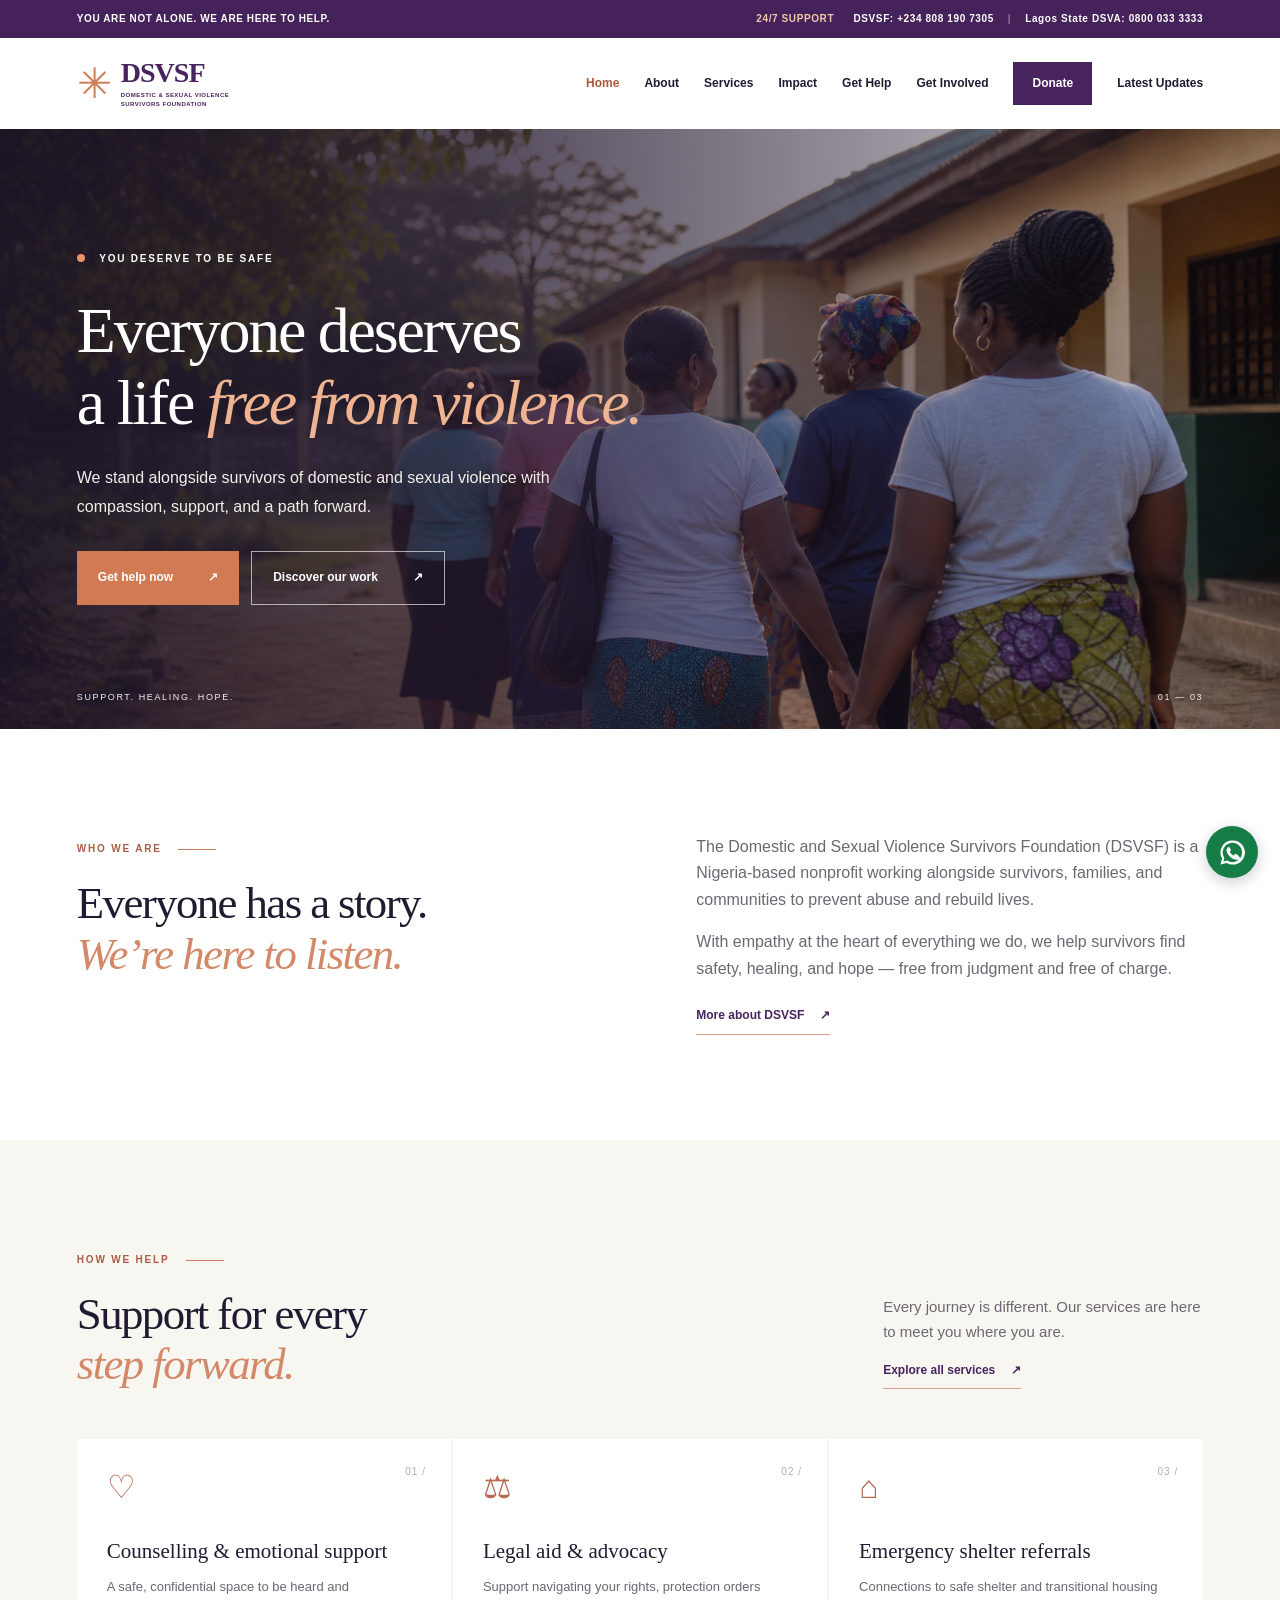
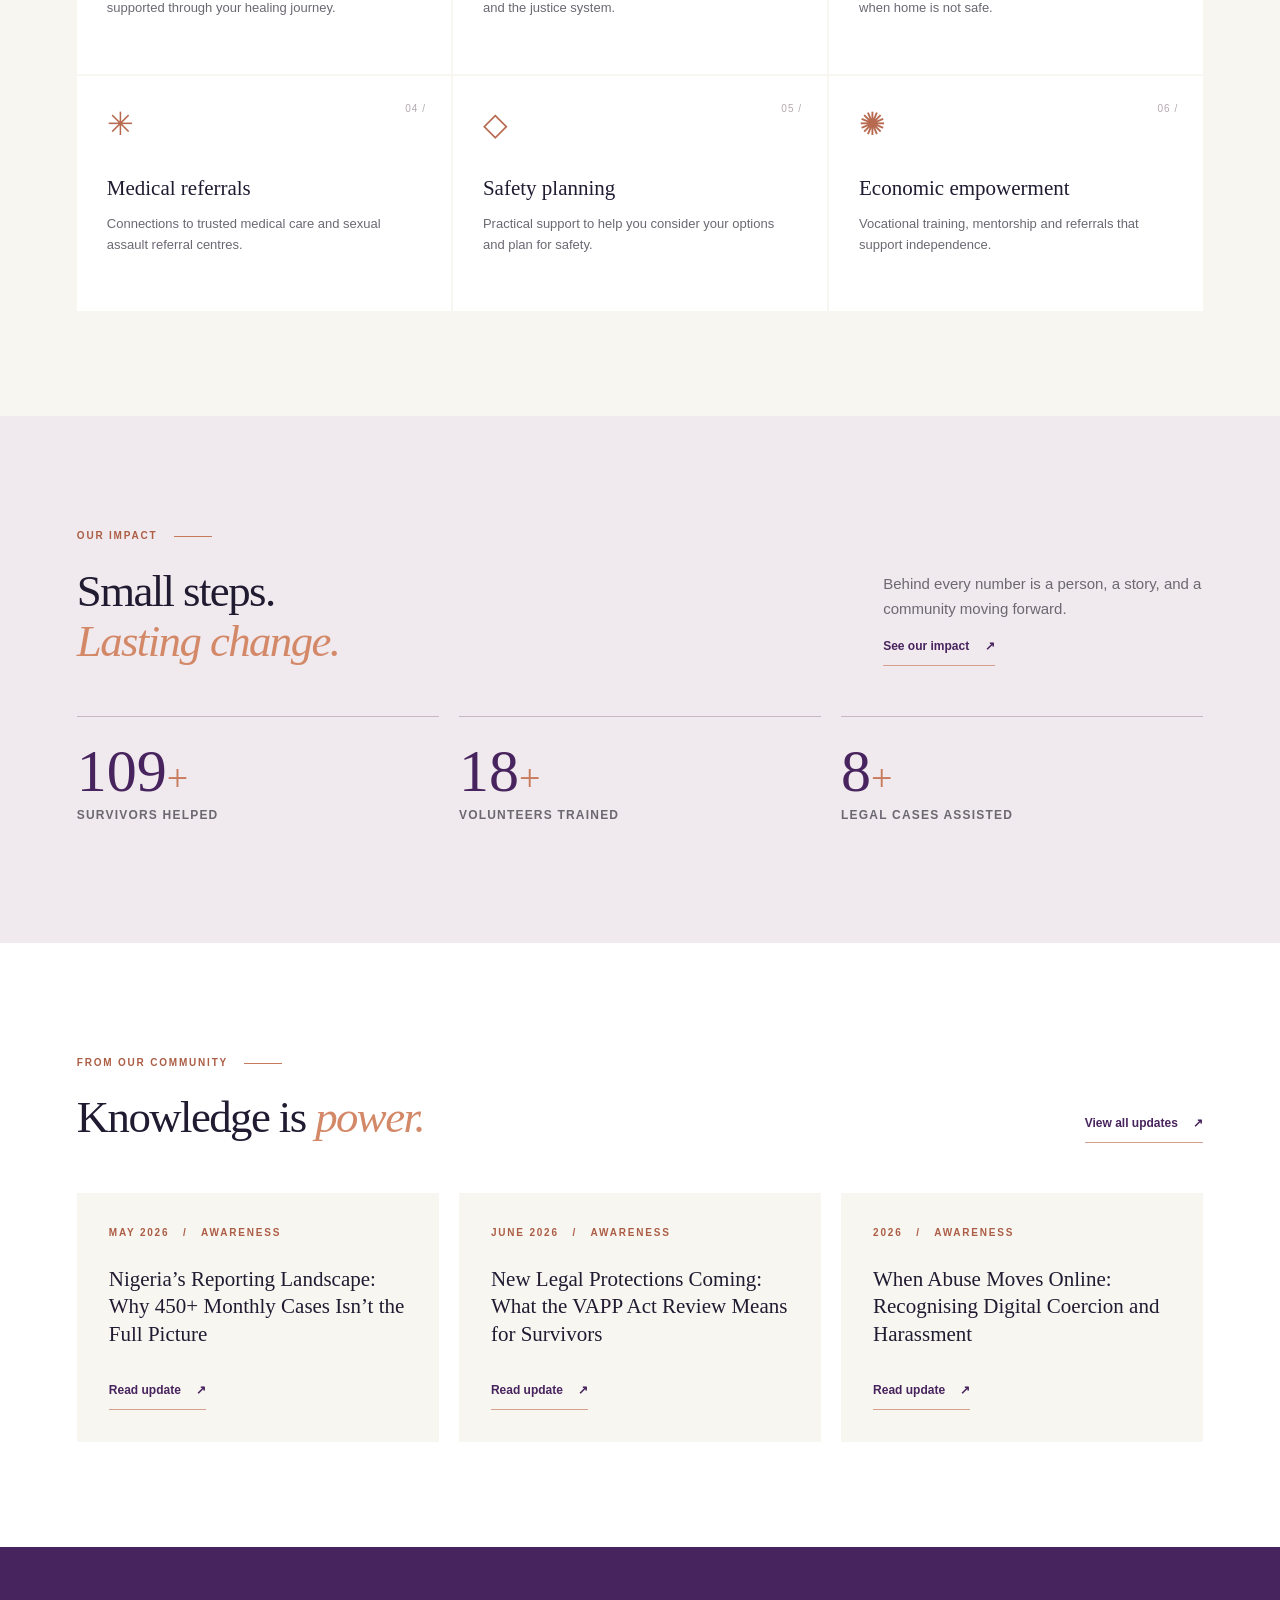
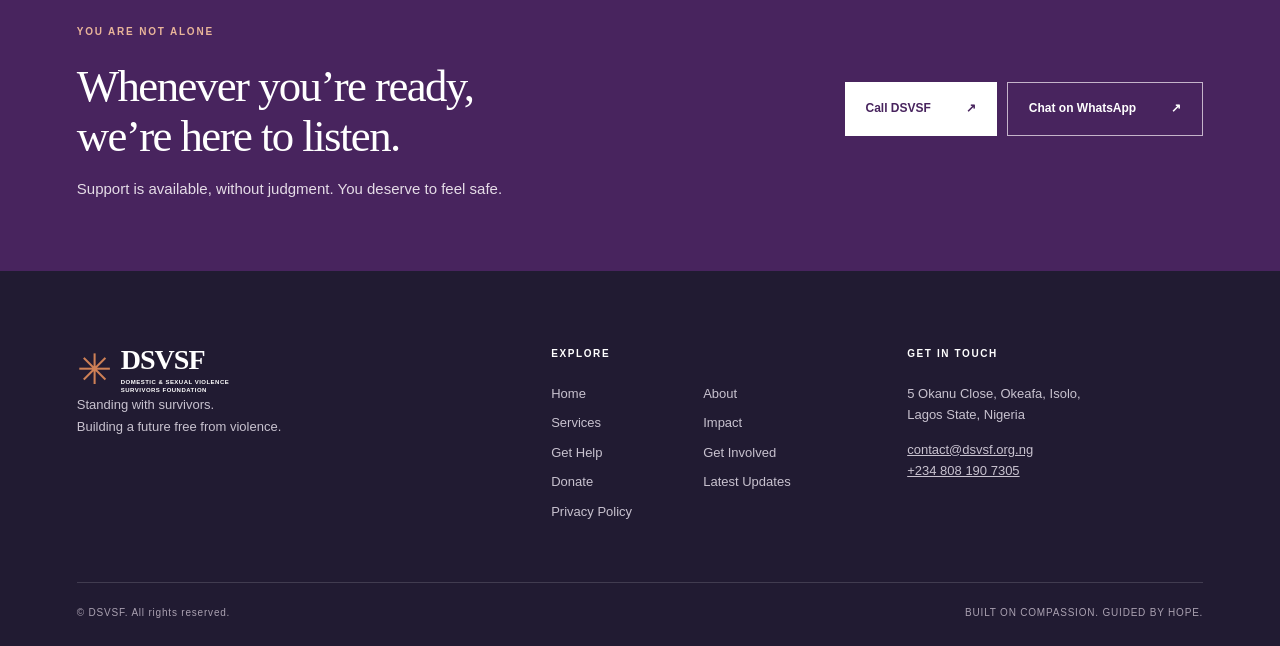
<file: index.html>
<!doctype html><html lang="en"><head><meta charset="utf-8"><meta name="viewport" content="width=device-width, initial-scale=1"><meta name="description" content="DSVSF supports survivors of domestic and sexual violence in Nigeria."><title>Home | DSVSF</title><link rel="stylesheet" href="assets/style.css"><script src="assets/main.js" defer></script></head><body><a class="skip-link" href="#main">Skip to main content</a><div class="topbar"><div class="wrap topbar-inner"><span>YOU ARE NOT ALONE. WE ARE HERE TO HELP.</span><div><span>24/7 SUPPORT</span> <a href="tel:+2348081907305">DSVSF: +234 808 190 7305</a><b>|</b><a href="tel:08000333333">Lagos State DSVA: 0800 033 3333</a></div></div></div><header class="site-header"><div class="wrap header-inner"><a class="brand" href="index.html" aria-label="DSVSF home"><span class="brand-mark" aria-hidden="true">✳</span><span><strong>DSVSF</strong><small>DOMESTIC & SEXUAL VIOLENCE<br>SURVIVORS FOUNDATION</small></span></a><button class="menu-toggle" aria-expanded="false" aria-controls="site-nav">Menu <span aria-hidden="true">☰</span></button><nav id="site-nav" aria-label="Main navigation"><a href="index.html" aria-current="page">Home</a><a href="about.html">About</a><a href="services.html">Services</a><a href="impact.html">Impact</a><a href="get-help.html">Get Help</a><a href="get-involved.html">Get Involved</a><a href="donate.html">Donate</a><a href="updates.html">Latest Updates</a></nav></div></header><main id="main"><section class="hero"><div class="hero-image" role="img" aria-label="Illustrative image of community volunteers walking together"></div><div class="hero-overlay"></div><div class="wrap hero-content"><span class="hero-kicker"><span></span> YOU DESERVE TO BE SAFE</span><h1>Everyone deserves<br>a life <em>free from violence.</em></h1><p>We stand alongside survivors of domestic and sexual violence with compassion, support, and a path forward.</p><div class="actions"><a class="button" href="get-help.html">Get help now <span aria-hidden="true">↗</span></a><a class="button button-ghost" href="about.html">Discover our work <span aria-hidden="true">↗</span></a></div></div><div class="hero-bottom wrap"><span>SUPPORT. HEALING. HOPE.</span><span>01 — 03</span></div></section>
<section class="intro-section section"><div class="wrap two-col"><div><span class="eyebrow">WHO WE ARE <i></i></span><h2>Everyone has a story.<br><em>We’re here to listen.</em></h2></div><div class="intro-copy"><p>The Domestic and Sexual Violence Survivors Foundation (DSVSF) is a Nigeria-based nonprofit working alongside survivors, families, and communities to prevent abuse and rebuild lives.</p><p>With empathy at the heart of everything we do, we help survivors find safety, healing, and hope — free from judgment and free of charge.</p><a class="text-link" href="about.html">More about DSVSF <span>↗</span></a></div></div></section>
<section class="services-section section"><div class="wrap"><div class="section-head"><div><span class="eyebrow">HOW WE HELP <i></i></span><h2>Support for every<br><em>step forward.</em></h2></div><div><p>Every journey is different. Our services are here to meet you where you are.</p><a class="text-link" href="services.html">Explore all services <span>↗</span></a></div></div><div class="service-grid"><article class="service-card"><span class="card-number">01 /</span><div class="card-icon" aria-hidden="true">♡</div><h3>Counselling & emotional support</h3><p>A safe, confidential space to be heard and supported through your healing journey.</p></article><article class="service-card"><span class="card-number">02 /</span><div class="card-icon" aria-hidden="true">⚖</div><h3>Legal aid & advocacy</h3><p>Support navigating your rights, protection orders and the justice system.</p></article><article class="service-card"><span class="card-number">03 /</span><div class="card-icon" aria-hidden="true">⌂</div><h3>Emergency shelter referrals</h3><p>Connections to safe shelter and transitional housing when home is not safe.</p></article><article class="service-card"><span class="card-number">04 /</span><div class="card-icon" aria-hidden="true">✳</div><h3>Medical referrals</h3><p>Connections to trusted medical care and sexual assault referral centres.</p></article><article class="service-card"><span class="card-number">05 /</span><div class="card-icon" aria-hidden="true">◇</div><h3>Safety planning</h3><p>Practical support to help you consider your options and plan for safety.</p></article><article class="service-card"><span class="card-number">06 /</span><div class="card-icon" aria-hidden="true">✺</div><h3>Economic empowerment</h3><p>Vocational training, mentorship and referrals that support independence.</p></article></div></div></section>
<section class="impact-section section"><div class="wrap"><div class="section-head"><div><span class="eyebrow">OUR IMPACT <i></i></span><h2>Small steps.<br><em>Lasting change.</em></h2></div><div><p>Behind every number is a person, a story, and a community moving forward.</p><a class="text-link" href="impact.html">See our impact <span>↗</span></a></div></div><div class="stats"><div><strong>109<span>+</span></strong><p>Survivors helped</p></div><div><strong>18<span>+</span></strong><p>Volunteers trained</p></div><div><strong>8<span>+</span></strong><p>Legal cases assisted</p></div></div></div></section>
<section class="updates-section section"><div class="wrap"><div class="section-head"><div><span class="eyebrow">FROM OUR COMMUNITY <i></i></span><h2>Knowledge is <em>power.</em></h2></div><a class="text-link" href="updates.html">View all updates <span>↗</span></a></div><div class="updates-grid"><article class="update-card"><span class="eyebrow">MAY 2026 &nbsp; / &nbsp; AWARENESS</span><h3>Nigeria’s Reporting Landscape: Why 450+ Monthly Cases Isn’t the Full Picture</h3><a class="text-link" href="https://dsvsf.org.ng/article-1-reporting-landscape.html" target="_blank" rel="noopener noreferrer">Read update <span aria-hidden="true">↗</span><span class="sr-only"> (opens in a new tab)</span></a></article><article class="update-card"><span class="eyebrow">JUNE 2026 &nbsp; / &nbsp; AWARENESS</span><h3>New Legal Protections Coming: What the VAPP Act Review Means for Survivors</h3><a class="text-link" href="https://dsvsf.org.ng/article-2-vapp-act-review.html" target="_blank" rel="noopener noreferrer">Read update <span aria-hidden="true">↗</span><span class="sr-only"> (opens in a new tab)</span></a></article><article class="update-card"><span class="eyebrow">2026 &nbsp; / &nbsp; AWARENESS</span><h3>When Abuse Moves Online: Recognising Digital Coercion and Harassment</h3><a class="text-link" href="https://dsvsf.org.ng/article-3-digital-coercion.html" target="_blank" rel="noopener noreferrer">Read update <span aria-hidden="true">↗</span><span class="sr-only"> (opens in a new tab)</span></a></article></div></div></section><section class="help-band"><div class="wrap help-inner"><div><span class="eyebrow light">YOU ARE NOT ALONE</span><h2>Whenever you’re ready,<br>we’re here to listen.</h2><p>Support is available, without judgment. You deserve to feel safe.</p></div><div class="help-actions"><a class="button button-light" href="tel:+2348081907305">Call DSVSF <span>↗</span></a><a class="button button-outline-light" href="https://wa.me/2348081907305" target="_blank" rel="noopener noreferrer">Chat on WhatsApp <span>↗</span><span class="sr-only"> (opens in a new tab)</span></a></div></div></section></main><footer><div class="wrap"><div class="footer-grid"><div><a class="brand footer-brand" href="index.html"><span class="brand-mark" aria-hidden="true">✳</span><span><strong>DSVSF</strong><small>DOMESTIC & SEXUAL VIOLENCE<br>SURVIVORS FOUNDATION</small></span></a><p>Standing with survivors.<br>Building a future free from violence.</p></div><div><h3>EXPLORE</h3><div class="footer-links"><a href="index.html">Home</a><a href="about.html">About</a><a href="services.html">Services</a><a href="impact.html">Impact</a><a href="get-help.html">Get Help</a><a href="get-involved.html">Get Involved</a><a href="donate.html">Donate</a><a href="updates.html">Latest Updates</a><a href="privacy.html">Privacy Policy</a></div></div><div><h3>GET IN TOUCH</h3><p>5 Okanu Close, Okeafa, Isolo,<br>Lagos State, Nigeria</p><p><a href="mailto:contact@dsvsf.org.ng">contact@dsvsf.org.ng</a><br><a href="tel:+2348081907305">+234 808 190 7305</a></p></div></div><div class="footer-bottom"><span>© DSVSF. All rights reserved.</span><span>BUILT ON COMPASSION. GUIDED BY HOPE.</span></div></div></footer><a class="whatsapp" href="https://wa.me/2348081907305" target="_blank" rel="noopener noreferrer" aria-label="Chat with DSVSF on WhatsApp (opens in a new tab)"><svg viewBox="0 0 24 24" aria-hidden="true"><path fill="currentColor" d="M12 2a9.9 9.9 0 0 0-8.6 14.9L2 22l5.2-1.4A10 10 0 1 0 12 2Zm0 18a8 8 0 0 1-4.1-1.1l-.3-.2-3.1.8.8-3-.2-.3A8 8 0 1 1 12 20Zm4.4-6c-.2-.1-1.4-.7-1.7-.8-.2-.1-.4-.1-.6.1l-.8 1c-.1.2-.3.2-.5.1-1.3-.6-2.3-1.5-3-2.8-.2-.3 0-.4.1-.5l.5-.6.2-.4c.1-.1 0-.3 0-.4L9.8 8c-.2-.5-.4-.4-.6-.4h-.5c-.2 0-.5.1-.7.3-.3.3-1 1-1 2.4s1 2.7 1.2 2.9c.1.2 2 3.1 4.8 4.2 1.8.8 2.5.8 3.4.7.5-.1 1.4-.6 1.6-1.1.2-.5.2-.9.1-1-.1-.1-.3-.2-.5-.3Z"/></svg></a></body></html>
</file>
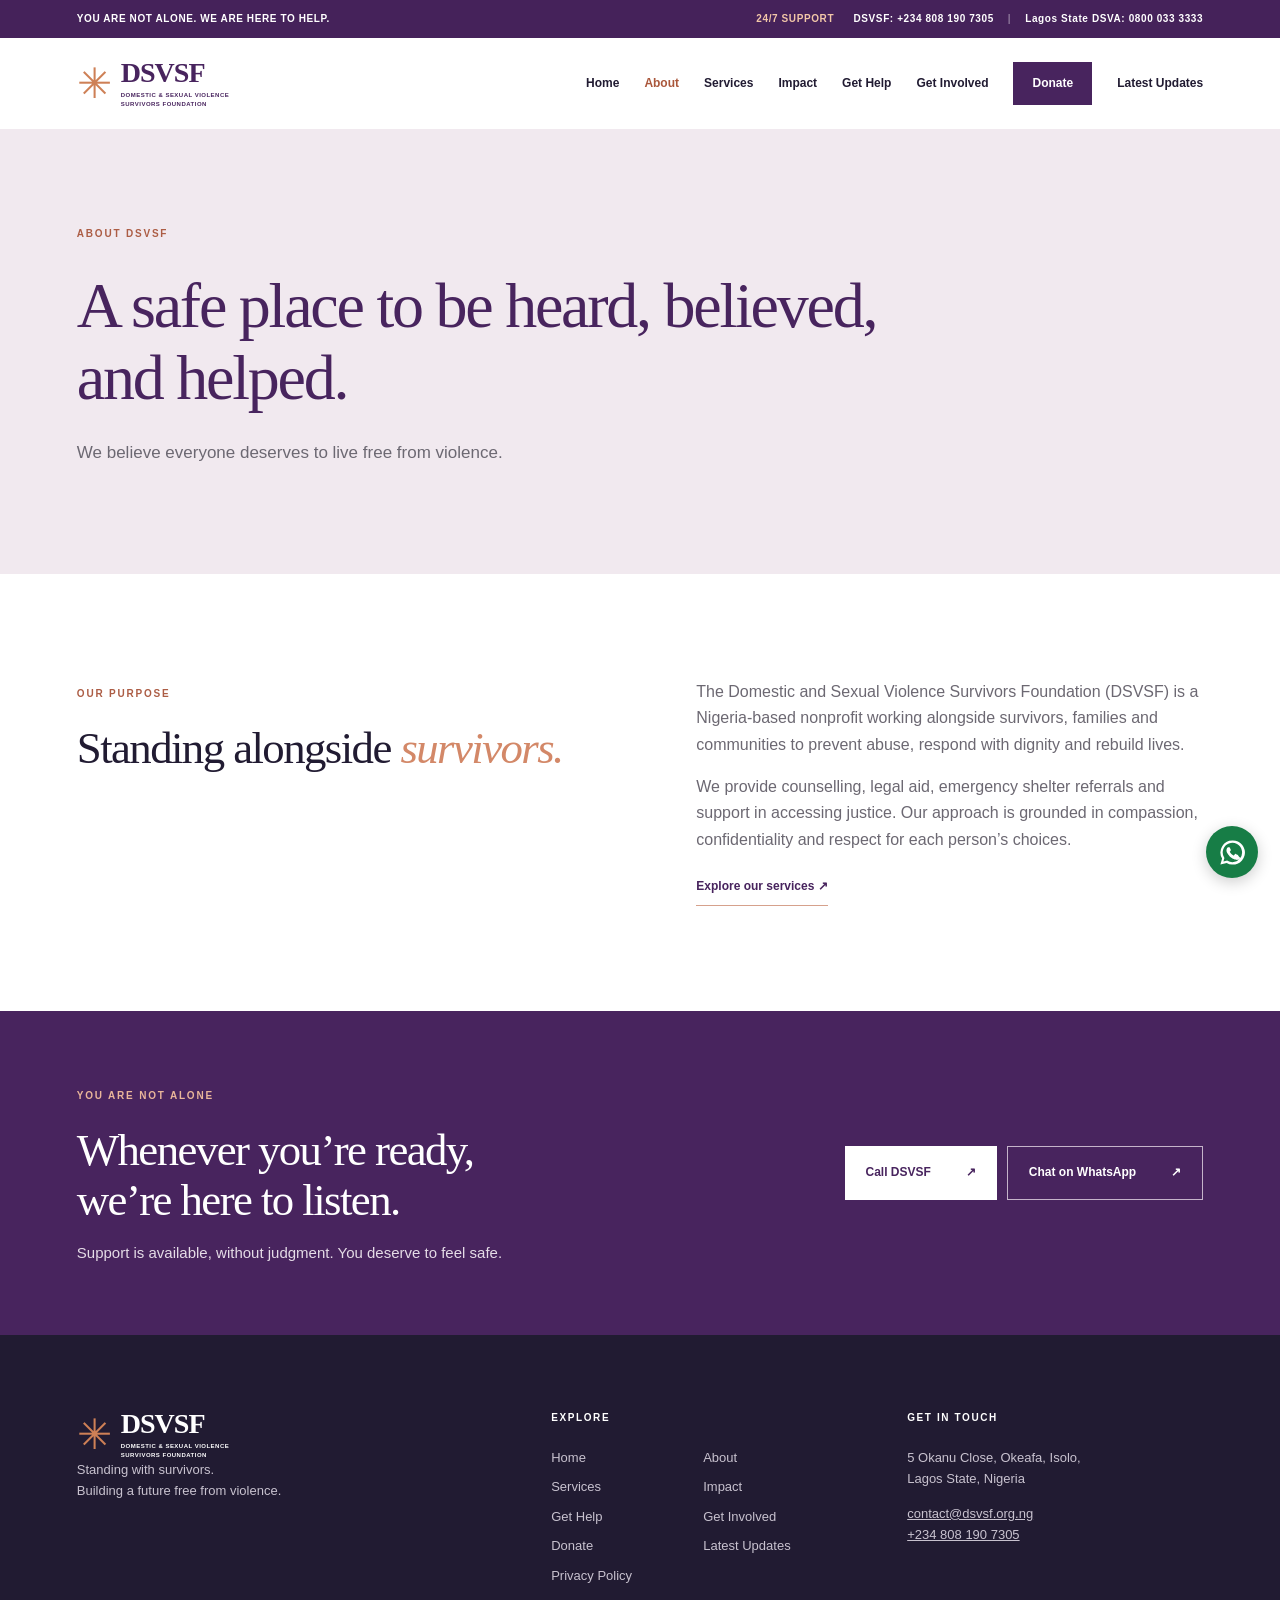
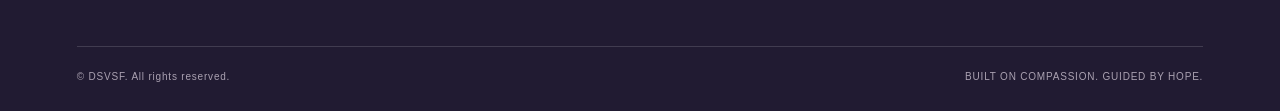
<file: about.html>
<!doctype html><html lang="en"><head><meta charset="utf-8"><meta name="viewport" content="width=device-width, initial-scale=1"><meta name="description" content="DSVSF supports survivors of domestic and sexual violence in Nigeria."><title>About DSVSF | DSVSF</title><link rel="stylesheet" href="assets/style.css"><script src="assets/main.js" defer></script></head><body><a class="skip-link" href="#main">Skip to main content</a><div class="topbar"><div class="wrap topbar-inner"><span>YOU ARE NOT ALONE. WE ARE HERE TO HELP.</span><div><span>24/7 SUPPORT</span> <a href="tel:+2348081907305">DSVSF: +234 808 190 7305</a><b>|</b><a href="tel:08000333333">Lagos State DSVA: 0800 033 3333</a></div></div></div><header class="site-header"><div class="wrap header-inner"><a class="brand" href="index.html" aria-label="DSVSF home"><span class="brand-mark" aria-hidden="true">✳</span><span><strong>DSVSF</strong><small>DOMESTIC & SEXUAL VIOLENCE<br>SURVIVORS FOUNDATION</small></span></a><button class="menu-toggle" aria-expanded="false" aria-controls="site-nav">Menu <span aria-hidden="true">☰</span></button><nav id="site-nav" aria-label="Main navigation"><a href="index.html">Home</a><a href="about.html" aria-current="page">About</a><a href="services.html">Services</a><a href="impact.html">Impact</a><a href="get-help.html">Get Help</a><a href="get-involved.html">Get Involved</a><a href="donate.html">Donate</a><a href="updates.html">Latest Updates</a></nav></div></header><main id="main"><section class="page-intro"><div class="wrap"><span class="eyebrow">ABOUT DSVSF</span><h1>A safe place to be heard, believed, and helped.</h1><p>We believe everyone deserves to live free from violence.</p></div></section><section class="section"><div class="wrap two-col"><div><span class="eyebrow">OUR PURPOSE</span><h2>Standing alongside <em>survivors.</em></h2></div><div class="prose"><p>The Domestic and Sexual Violence Survivors Foundation (DSVSF) is a Nigeria-based nonprofit working alongside survivors, families and communities to prevent abuse, respond with dignity and rebuild lives.</p><p>We provide counselling, legal aid, emergency shelter referrals and support in accessing justice. Our approach is grounded in compassion, confidentiality and respect for each person’s choices.</p><a class="text-link" href="services.html">Explore our services ↗</a></div></div></section><section class="help-band"><div class="wrap help-inner"><div><span class="eyebrow light">YOU ARE NOT ALONE</span><h2>Whenever you’re ready,<br>we’re here to listen.</h2><p>Support is available, without judgment. You deserve to feel safe.</p></div><div class="help-actions"><a class="button button-light" href="tel:+2348081907305">Call DSVSF <span>↗</span></a><a class="button button-outline-light" href="https://wa.me/2348081907305" target="_blank" rel="noopener noreferrer">Chat on WhatsApp <span>↗</span><span class="sr-only"> (opens in a new tab)</span></a></div></div></section></main><footer><div class="wrap"><div class="footer-grid"><div><a class="brand footer-brand" href="index.html"><span class="brand-mark" aria-hidden="true">✳</span><span><strong>DSVSF</strong><small>DOMESTIC & SEXUAL VIOLENCE<br>SURVIVORS FOUNDATION</small></span></a><p>Standing with survivors.<br>Building a future free from violence.</p></div><div><h3>EXPLORE</h3><div class="footer-links"><a href="index.html">Home</a><a href="about.html">About</a><a href="services.html">Services</a><a href="impact.html">Impact</a><a href="get-help.html">Get Help</a><a href="get-involved.html">Get Involved</a><a href="donate.html">Donate</a><a href="updates.html">Latest Updates</a><a href="privacy.html">Privacy Policy</a></div></div><div><h3>GET IN TOUCH</h3><p>5 Okanu Close, Okeafa, Isolo,<br>Lagos State, Nigeria</p><p><a href="mailto:contact@dsvsf.org.ng">contact@dsvsf.org.ng</a><br><a href="tel:+2348081907305">+234 808 190 7305</a></p></div></div><div class="footer-bottom"><span>© DSVSF. All rights reserved.</span><span>BUILT ON COMPASSION. GUIDED BY HOPE.</span></div></div></footer><a class="whatsapp" href="https://wa.me/2348081907305" target="_blank" rel="noopener noreferrer" aria-label="Chat with DSVSF on WhatsApp (opens in a new tab)"><svg viewBox="0 0 24 24" aria-hidden="true"><path fill="currentColor" d="M12 2a9.9 9.9 0 0 0-8.6 14.9L2 22l5.2-1.4A10 10 0 1 0 12 2Zm0 18a8 8 0 0 1-4.1-1.1l-.3-.2-3.1.8.8-3-.2-.3A8 8 0 1 1 12 20Zm4.4-6c-.2-.1-1.4-.7-1.7-.8-.2-.1-.4-.1-.6.1l-.8 1c-.1.2-.3.2-.5.1-1.3-.6-2.3-1.5-3-2.8-.2-.3 0-.4.1-.5l.5-.6.2-.4c.1-.1 0-.3 0-.4L9.8 8c-.2-.5-.4-.4-.6-.4h-.5c-.2 0-.5.1-.7.3-.3.3-1 1-1 2.4s1 2.7 1.2 2.9c.1.2 2 3.1 4.8 4.2 1.8.8 2.5.8 3.4.7.5-.1 1.4-.6 1.6-1.1.2-.5.2-.9.1-1-.1-.1-.3-.2-.5-.3Z"/></svg></a></body></html>
</file>
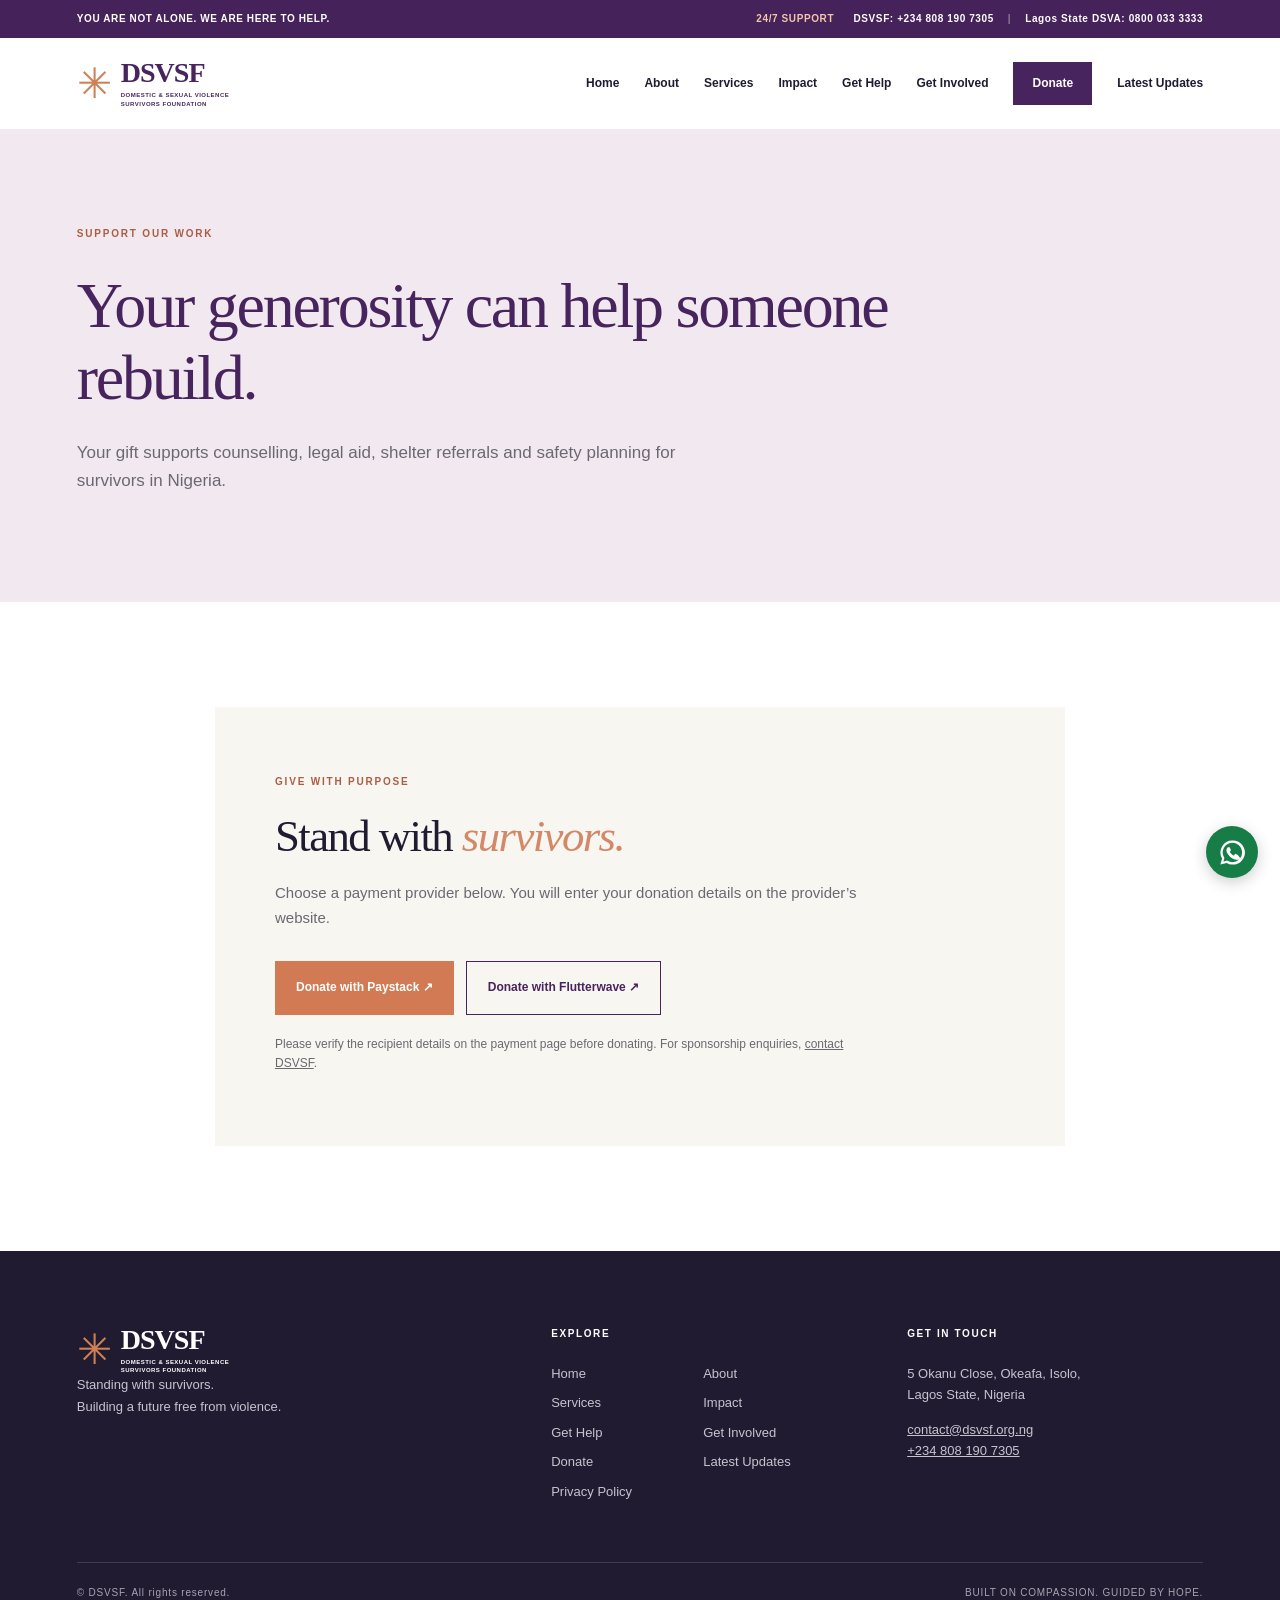
<file: donate.html>
<!doctype html><html lang="en"><head><meta charset="utf-8"><meta name="viewport" content="width=device-width, initial-scale=1"><meta name="description" content="DSVSF supports survivors of domestic and sexual violence in Nigeria."><title>Donate | DSVSF</title><link rel="stylesheet" href="assets/style.css"><script src="assets/main.js" defer></script></head><body><a class="skip-link" href="#main">Skip to main content</a><div class="topbar"><div class="wrap topbar-inner"><span>YOU ARE NOT ALONE. WE ARE HERE TO HELP.</span><div><span>24/7 SUPPORT</span> <a href="tel:+2348081907305">DSVSF: +234 808 190 7305</a><b>|</b><a href="tel:08000333333">Lagos State DSVA: 0800 033 3333</a></div></div></div><header class="site-header"><div class="wrap header-inner"><a class="brand" href="index.html" aria-label="DSVSF home"><span class="brand-mark" aria-hidden="true">✳</span><span><strong>DSVSF</strong><small>DOMESTIC & SEXUAL VIOLENCE<br>SURVIVORS FOUNDATION</small></span></a><button class="menu-toggle" aria-expanded="false" aria-controls="site-nav">Menu <span aria-hidden="true">☰</span></button><nav id="site-nav" aria-label="Main navigation"><a href="index.html">Home</a><a href="about.html">About</a><a href="services.html">Services</a><a href="impact.html">Impact</a><a href="get-help.html">Get Help</a><a href="get-involved.html">Get Involved</a><a href="donate.html" aria-current="page">Donate</a><a href="updates.html">Latest Updates</a></nav></div></header><main id="main"><section class="page-intro"><div class="wrap"><span class="eyebrow">SUPPORT OUR WORK</span><h1>Your generosity can help someone rebuild.</h1><p>Your gift supports counselling, legal aid, shelter referrals and safety planning for survivors in Nigeria.</p></div></section><section class="section"><div class="wrap donate-box"><span class="eyebrow">GIVE WITH PURPOSE</span><h2>Stand with <em>survivors.</em></h2><p>Choose a payment provider below. You will enter your donation details on the provider’s website.</p><div class="actions"><a class="button" href="https://paystack.shop/pay/guhzgowe68" target="_blank" rel="noopener noreferrer">Donate with Paystack ↗ <span class="sr-only">(opens in a new tab)</span></a><a class="button button-outline" href="https://flutterwave.com/donate/rqrye6jrdbbm" target="_blank" rel="noopener noreferrer">Donate with Flutterwave ↗ <span class="sr-only">(opens in a new tab)</span></a></div><p class="small">Please verify the recipient details on the payment page before donating. For sponsorship enquiries, <a href="mailto:contact@dsvsf.org.ng?subject=Donation%20enquiry">contact DSVSF</a>.</p></div></section></main><footer><div class="wrap"><div class="footer-grid"><div><a class="brand footer-brand" href="index.html"><span class="brand-mark" aria-hidden="true">✳</span><span><strong>DSVSF</strong><small>DOMESTIC & SEXUAL VIOLENCE<br>SURVIVORS FOUNDATION</small></span></a><p>Standing with survivors.<br>Building a future free from violence.</p></div><div><h3>EXPLORE</h3><div class="footer-links"><a href="index.html">Home</a><a href="about.html">About</a><a href="services.html">Services</a><a href="impact.html">Impact</a><a href="get-help.html">Get Help</a><a href="get-involved.html">Get Involved</a><a href="donate.html">Donate</a><a href="updates.html">Latest Updates</a><a href="privacy.html">Privacy Policy</a></div></div><div><h3>GET IN TOUCH</h3><p>5 Okanu Close, Okeafa, Isolo,<br>Lagos State, Nigeria</p><p><a href="mailto:contact@dsvsf.org.ng">contact@dsvsf.org.ng</a><br><a href="tel:+2348081907305">+234 808 190 7305</a></p></div></div><div class="footer-bottom"><span>© DSVSF. All rights reserved.</span><span>BUILT ON COMPASSION. GUIDED BY HOPE.</span></div></div></footer><a class="whatsapp" href="https://wa.me/2348081907305" target="_blank" rel="noopener noreferrer" aria-label="Chat with DSVSF on WhatsApp (opens in a new tab)"><svg viewBox="0 0 24 24" aria-hidden="true"><path fill="currentColor" d="M12 2a9.9 9.9 0 0 0-8.6 14.9L2 22l5.2-1.4A10 10 0 1 0 12 2Zm0 18a8 8 0 0 1-4.1-1.1l-.3-.2-3.1.8.8-3-.2-.3A8 8 0 1 1 12 20Zm4.4-6c-.2-.1-1.4-.7-1.7-.8-.2-.1-.4-.1-.6.1l-.8 1c-.1.2-.3.2-.5.1-1.3-.6-2.3-1.5-3-2.8-.2-.3 0-.4.1-.5l.5-.6.2-.4c.1-.1 0-.3 0-.4L9.8 8c-.2-.5-.4-.4-.6-.4h-.5c-.2 0-.5.1-.7.3-.3.3-1 1-1 2.4s1 2.7 1.2 2.9c.1.2 2 3.1 4.8 4.2 1.8.8 2.5.8 3.4.7.5-.1 1.4-.6 1.6-1.1.2-.5.2-.9.1-1-.1-.1-.3-.2-.5-.3Z"/></svg></a></body></html>
</file>
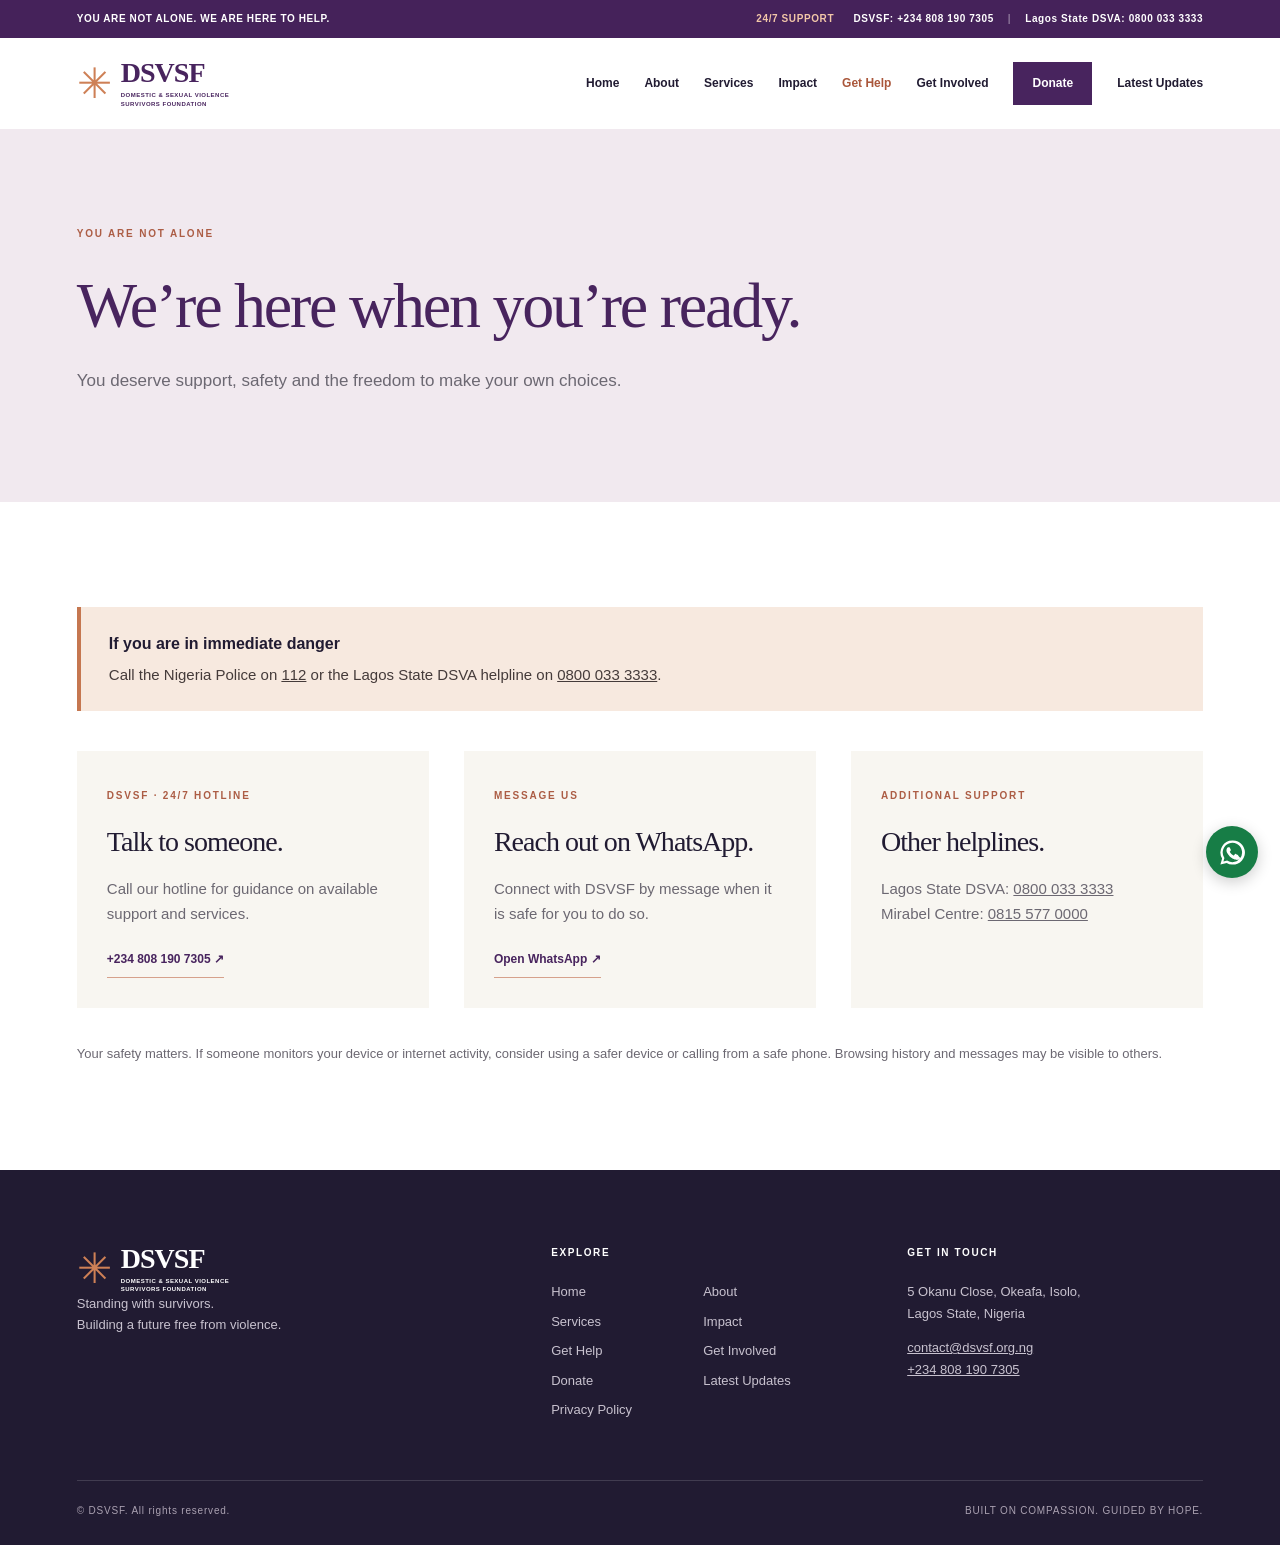
<file: get-help.html>
<!doctype html><html lang="en"><head><meta charset="utf-8"><meta name="viewport" content="width=device-width, initial-scale=1"><meta name="description" content="DSVSF supports survivors of domestic and sexual violence in Nigeria."><title>Get Help | DSVSF</title><link rel="stylesheet" href="assets/style.css"><script src="assets/main.js" defer></script></head><body><a class="skip-link" href="#main">Skip to main content</a><div class="topbar"><div class="wrap topbar-inner"><span>YOU ARE NOT ALONE. WE ARE HERE TO HELP.</span><div><span>24/7 SUPPORT</span> <a href="tel:+2348081907305">DSVSF: +234 808 190 7305</a><b>|</b><a href="tel:08000333333">Lagos State DSVA: 0800 033 3333</a></div></div></div><header class="site-header"><div class="wrap header-inner"><a class="brand" href="index.html" aria-label="DSVSF home"><span class="brand-mark" aria-hidden="true">✳</span><span><strong>DSVSF</strong><small>DOMESTIC & SEXUAL VIOLENCE<br>SURVIVORS FOUNDATION</small></span></a><button class="menu-toggle" aria-expanded="false" aria-controls="site-nav">Menu <span aria-hidden="true">☰</span></button><nav id="site-nav" aria-label="Main navigation"><a href="index.html">Home</a><a href="about.html">About</a><a href="services.html">Services</a><a href="impact.html">Impact</a><a href="get-help.html" aria-current="page">Get Help</a><a href="get-involved.html">Get Involved</a><a href="donate.html">Donate</a><a href="updates.html">Latest Updates</a></nav></div></header><main id="main"><section class="page-intro"><div class="wrap"><span class="eyebrow">YOU ARE NOT ALONE</span><h1>We’re here when you’re ready.</h1><p>You deserve support, safety and the freedom to make your own choices.</p></div></section><section class="section"><div class="wrap"><div class="notice"><strong>If you are in immediate danger</strong><p>Call the Nigeria Police on <a href="tel:112">112</a> or the Lagos State DSVA helpline on <a href="tel:08000333333">0800 033 3333</a>.</p></div><div class="contact-grid"><article><span class="eyebrow">DSVSF · 24/7 HOTLINE</span><h2>Talk to someone.</h2><p>Call our hotline for guidance on available support and services.</p><a class="text-link" href="tel:+2348081907305">+234 808 190 7305 ↗</a></article><article><span class="eyebrow">MESSAGE US</span><h2>Reach out on WhatsApp.</h2><p>Connect with DSVSF by message when it is safe for you to do so.</p><a class="text-link" href="https://wa.me/2348081907305" target="_blank" rel="noopener noreferrer">Open WhatsApp ↗ <span class="sr-only">(opens in a new tab)</span></a></article><article><span class="eyebrow">ADDITIONAL SUPPORT</span><h2>Other helplines.</h2><p>Lagos State DSVA: <a href="tel:08000333333">0800 033 3333</a><br>Mirabel Centre: <a href="tel:08155770000">0815 577 0000</a></p></article></div><p class="safety-note">Your safety matters. If someone monitors your device or internet activity, consider using a safer device or calling from a safe phone. Browsing history and messages may be visible to others.</p></div></section></main><footer><div class="wrap"><div class="footer-grid"><div><a class="brand footer-brand" href="index.html"><span class="brand-mark" aria-hidden="true">✳</span><span><strong>DSVSF</strong><small>DOMESTIC & SEXUAL VIOLENCE<br>SURVIVORS FOUNDATION</small></span></a><p>Standing with survivors.<br>Building a future free from violence.</p></div><div><h3>EXPLORE</h3><div class="footer-links"><a href="index.html">Home</a><a href="about.html">About</a><a href="services.html">Services</a><a href="impact.html">Impact</a><a href="get-help.html">Get Help</a><a href="get-involved.html">Get Involved</a><a href="donate.html">Donate</a><a href="updates.html">Latest Updates</a><a href="privacy.html">Privacy Policy</a></div></div><div><h3>GET IN TOUCH</h3><p>5 Okanu Close, Okeafa, Isolo,<br>Lagos State, Nigeria</p><p><a href="mailto:contact@dsvsf.org.ng">contact@dsvsf.org.ng</a><br><a href="tel:+2348081907305">+234 808 190 7305</a></p></div></div><div class="footer-bottom"><span>© DSVSF. All rights reserved.</span><span>BUILT ON COMPASSION. GUIDED BY HOPE.</span></div></div></footer><a class="whatsapp" href="https://wa.me/2348081907305" target="_blank" rel="noopener noreferrer" aria-label="Chat with DSVSF on WhatsApp (opens in a new tab)"><svg viewBox="0 0 24 24" aria-hidden="true"><path fill="currentColor" d="M12 2a9.9 9.9 0 0 0-8.6 14.9L2 22l5.2-1.4A10 10 0 1 0 12 2Zm0 18a8 8 0 0 1-4.1-1.1l-.3-.2-3.1.8.8-3-.2-.3A8 8 0 1 1 12 20Zm4.4-6c-.2-.1-1.4-.7-1.7-.8-.2-.1-.4-.1-.6.1l-.8 1c-.1.2-.3.2-.5.1-1.3-.6-2.3-1.5-3-2.8-.2-.3 0-.4.1-.5l.5-.6.2-.4c.1-.1 0-.3 0-.4L9.8 8c-.2-.5-.4-.4-.6-.4h-.5c-.2 0-.5.1-.7.3-.3.3-1 1-1 2.4s1 2.7 1.2 2.9c.1.2 2 3.1 4.8 4.2 1.8.8 2.5.8 3.4.7.5-.1 1.4-.6 1.6-1.1.2-.5.2-.9.1-1-.1-.1-.3-.2-.5-.3Z"/></svg></a></body></html>
</file>
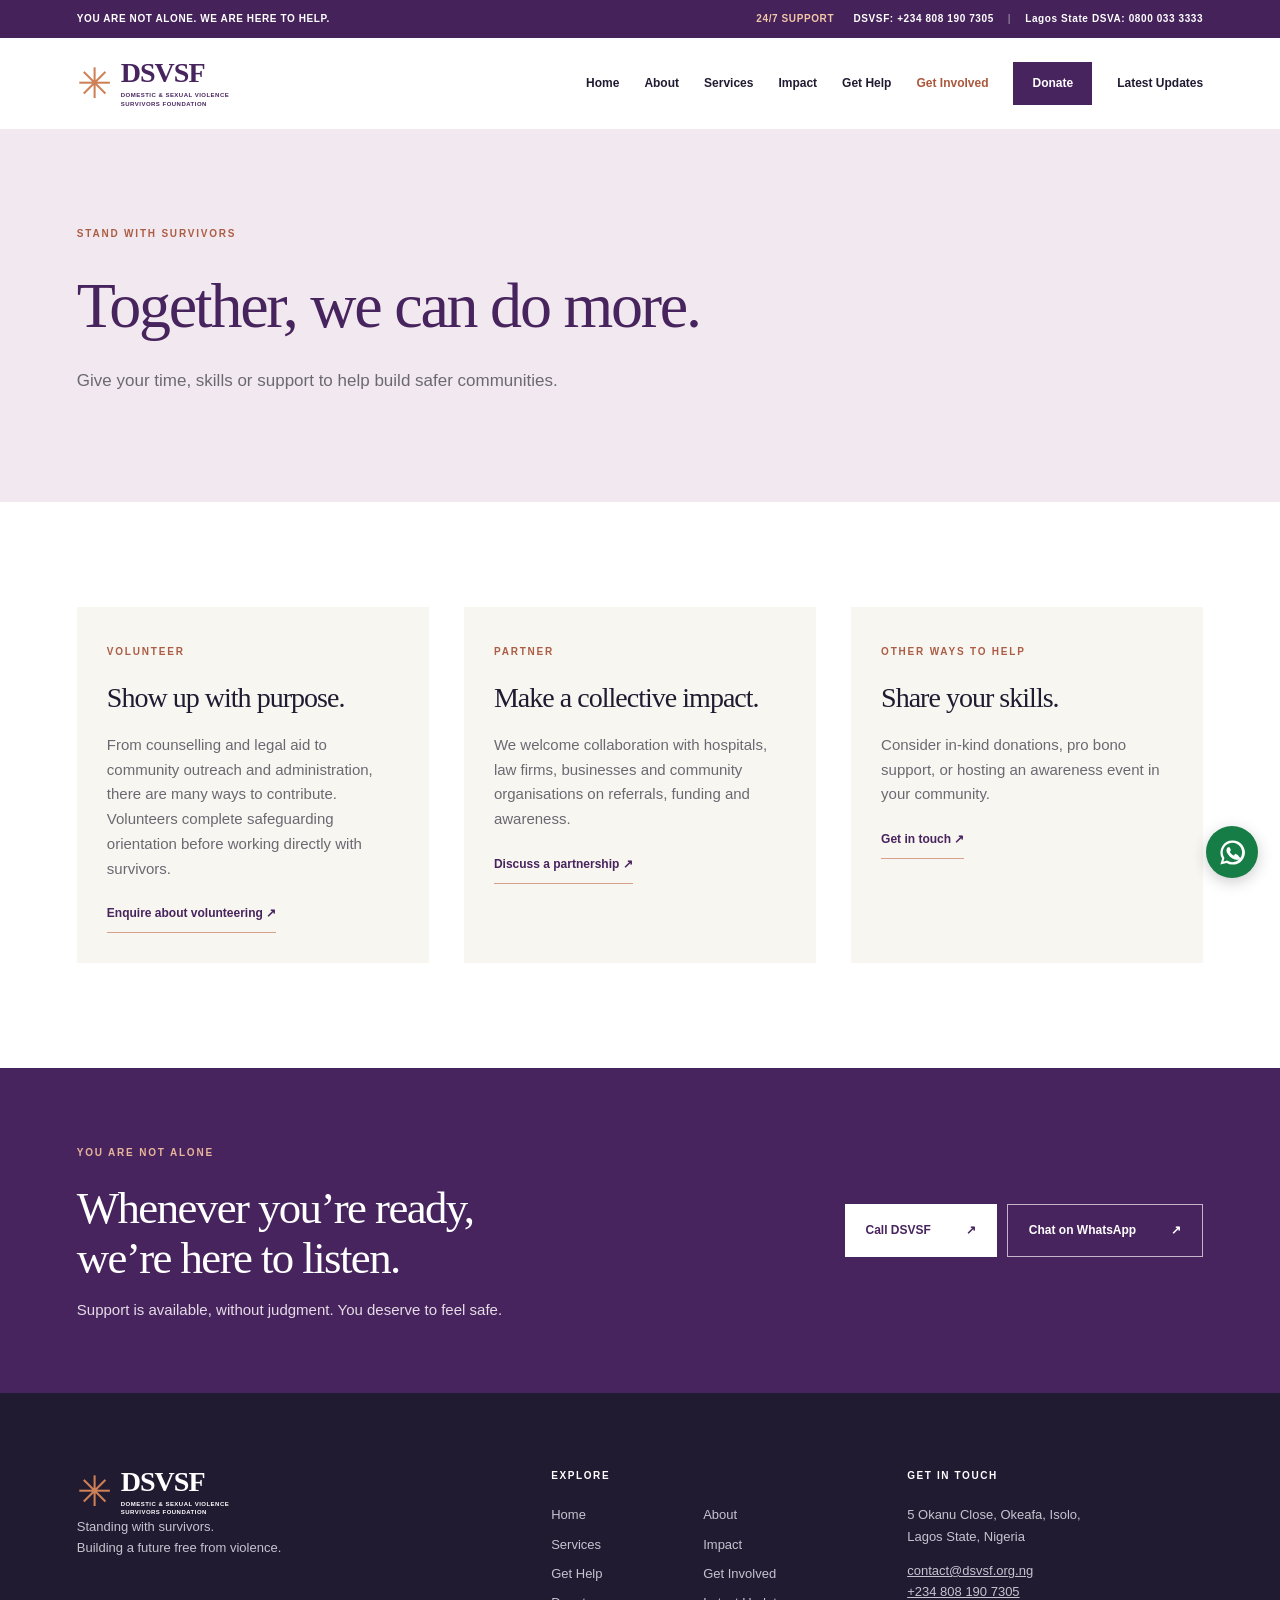
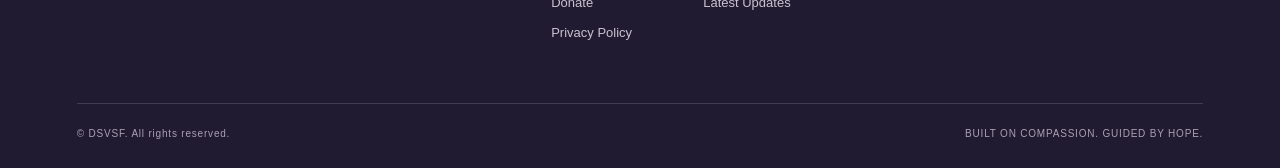
<file: get-involved.html>
<!doctype html><html lang="en"><head><meta charset="utf-8"><meta name="viewport" content="width=device-width, initial-scale=1"><meta name="description" content="DSVSF supports survivors of domestic and sexual violence in Nigeria."><title>Get Involved | DSVSF</title><link rel="stylesheet" href="assets/style.css"><script src="assets/main.js" defer></script></head><body><a class="skip-link" href="#main">Skip to main content</a><div class="topbar"><div class="wrap topbar-inner"><span>YOU ARE NOT ALONE. WE ARE HERE TO HELP.</span><div><span>24/7 SUPPORT</span> <a href="tel:+2348081907305">DSVSF: +234 808 190 7305</a><b>|</b><a href="tel:08000333333">Lagos State DSVA: 0800 033 3333</a></div></div></div><header class="site-header"><div class="wrap header-inner"><a class="brand" href="index.html" aria-label="DSVSF home"><span class="brand-mark" aria-hidden="true">✳</span><span><strong>DSVSF</strong><small>DOMESTIC & SEXUAL VIOLENCE<br>SURVIVORS FOUNDATION</small></span></a><button class="menu-toggle" aria-expanded="false" aria-controls="site-nav">Menu <span aria-hidden="true">☰</span></button><nav id="site-nav" aria-label="Main navigation"><a href="index.html">Home</a><a href="about.html">About</a><a href="services.html">Services</a><a href="impact.html">Impact</a><a href="get-help.html">Get Help</a><a href="get-involved.html" aria-current="page">Get Involved</a><a href="donate.html">Donate</a><a href="updates.html">Latest Updates</a></nav></div></header><main id="main"><section class="page-intro"><div class="wrap"><span class="eyebrow">STAND WITH SURVIVORS</span><h1>Together, we can do more.</h1><p>Give your time, skills or support to help build safer communities.</p></div></section><section class="section"><div class="wrap contact-grid"><article><span class="eyebrow">VOLUNTEER</span><h2>Show up with purpose.</h2><p>From counselling and legal aid to community outreach and administration, there are many ways to contribute. Volunteers complete safeguarding orientation before working directly with survivors.</p><a class="text-link" href="mailto:contact@dsvsf.org.ng?subject=Volunteer%20with%20DSVSF">Enquire about volunteering ↗</a></article><article><span class="eyebrow">PARTNER</span><h2>Make a collective impact.</h2><p>We welcome collaboration with hospitals, law firms, businesses and community organisations on referrals, funding and awareness.</p><a class="text-link" href="mailto:contact@dsvsf.org.ng?subject=Partner%20with%20DSVSF">Discuss a partnership ↗</a></article><article><span class="eyebrow">OTHER WAYS TO HELP</span><h2>Share your skills.</h2><p>Consider in-kind donations, pro bono support, or hosting an awareness event in your community.</p><a class="text-link" href="mailto:contact@dsvsf.org.ng?subject=Supporting%20DSVSF">Get in touch ↗</a></article></div></section><section class="help-band"><div class="wrap help-inner"><div><span class="eyebrow light">YOU ARE NOT ALONE</span><h2>Whenever you’re ready,<br>we’re here to listen.</h2><p>Support is available, without judgment. You deserve to feel safe.</p></div><div class="help-actions"><a class="button button-light" href="tel:+2348081907305">Call DSVSF <span>↗</span></a><a class="button button-outline-light" href="https://wa.me/2348081907305" target="_blank" rel="noopener noreferrer">Chat on WhatsApp <span>↗</span><span class="sr-only"> (opens in a new tab)</span></a></div></div></section></main><footer><div class="wrap"><div class="footer-grid"><div><a class="brand footer-brand" href="index.html"><span class="brand-mark" aria-hidden="true">✳</span><span><strong>DSVSF</strong><small>DOMESTIC & SEXUAL VIOLENCE<br>SURVIVORS FOUNDATION</small></span></a><p>Standing with survivors.<br>Building a future free from violence.</p></div><div><h3>EXPLORE</h3><div class="footer-links"><a href="index.html">Home</a><a href="about.html">About</a><a href="services.html">Services</a><a href="impact.html">Impact</a><a href="get-help.html">Get Help</a><a href="get-involved.html">Get Involved</a><a href="donate.html">Donate</a><a href="updates.html">Latest Updates</a><a href="privacy.html">Privacy Policy</a></div></div><div><h3>GET IN TOUCH</h3><p>5 Okanu Close, Okeafa, Isolo,<br>Lagos State, Nigeria</p><p><a href="mailto:contact@dsvsf.org.ng">contact@dsvsf.org.ng</a><br><a href="tel:+2348081907305">+234 808 190 7305</a></p></div></div><div class="footer-bottom"><span>© DSVSF. All rights reserved.</span><span>BUILT ON COMPASSION. GUIDED BY HOPE.</span></div></div></footer><a class="whatsapp" href="https://wa.me/2348081907305" target="_blank" rel="noopener noreferrer" aria-label="Chat with DSVSF on WhatsApp (opens in a new tab)"><svg viewBox="0 0 24 24" aria-hidden="true"><path fill="currentColor" d="M12 2a9.9 9.9 0 0 0-8.6 14.9L2 22l5.2-1.4A10 10 0 1 0 12 2Zm0 18a8 8 0 0 1-4.1-1.1l-.3-.2-3.1.8.8-3-.2-.3A8 8 0 1 1 12 20Zm4.4-6c-.2-.1-1.4-.7-1.7-.8-.2-.1-.4-.1-.6.1l-.8 1c-.1.2-.3.2-.5.1-1.3-.6-2.3-1.5-3-2.8-.2-.3 0-.4.1-.5l.5-.6.2-.4c.1-.1 0-.3 0-.4L9.8 8c-.2-.5-.4-.4-.6-.4h-.5c-.2 0-.5.1-.7.3-.3.3-1 1-1 2.4s1 2.7 1.2 2.9c.1.2 2 3.1 4.8 4.2 1.8.8 2.5.8 3.4.7.5-.1 1.4-.6 1.6-1.1.2-.5.2-.9.1-1-.1-.1-.3-.2-.5-.3Z"/></svg></a></body></html>
</file>
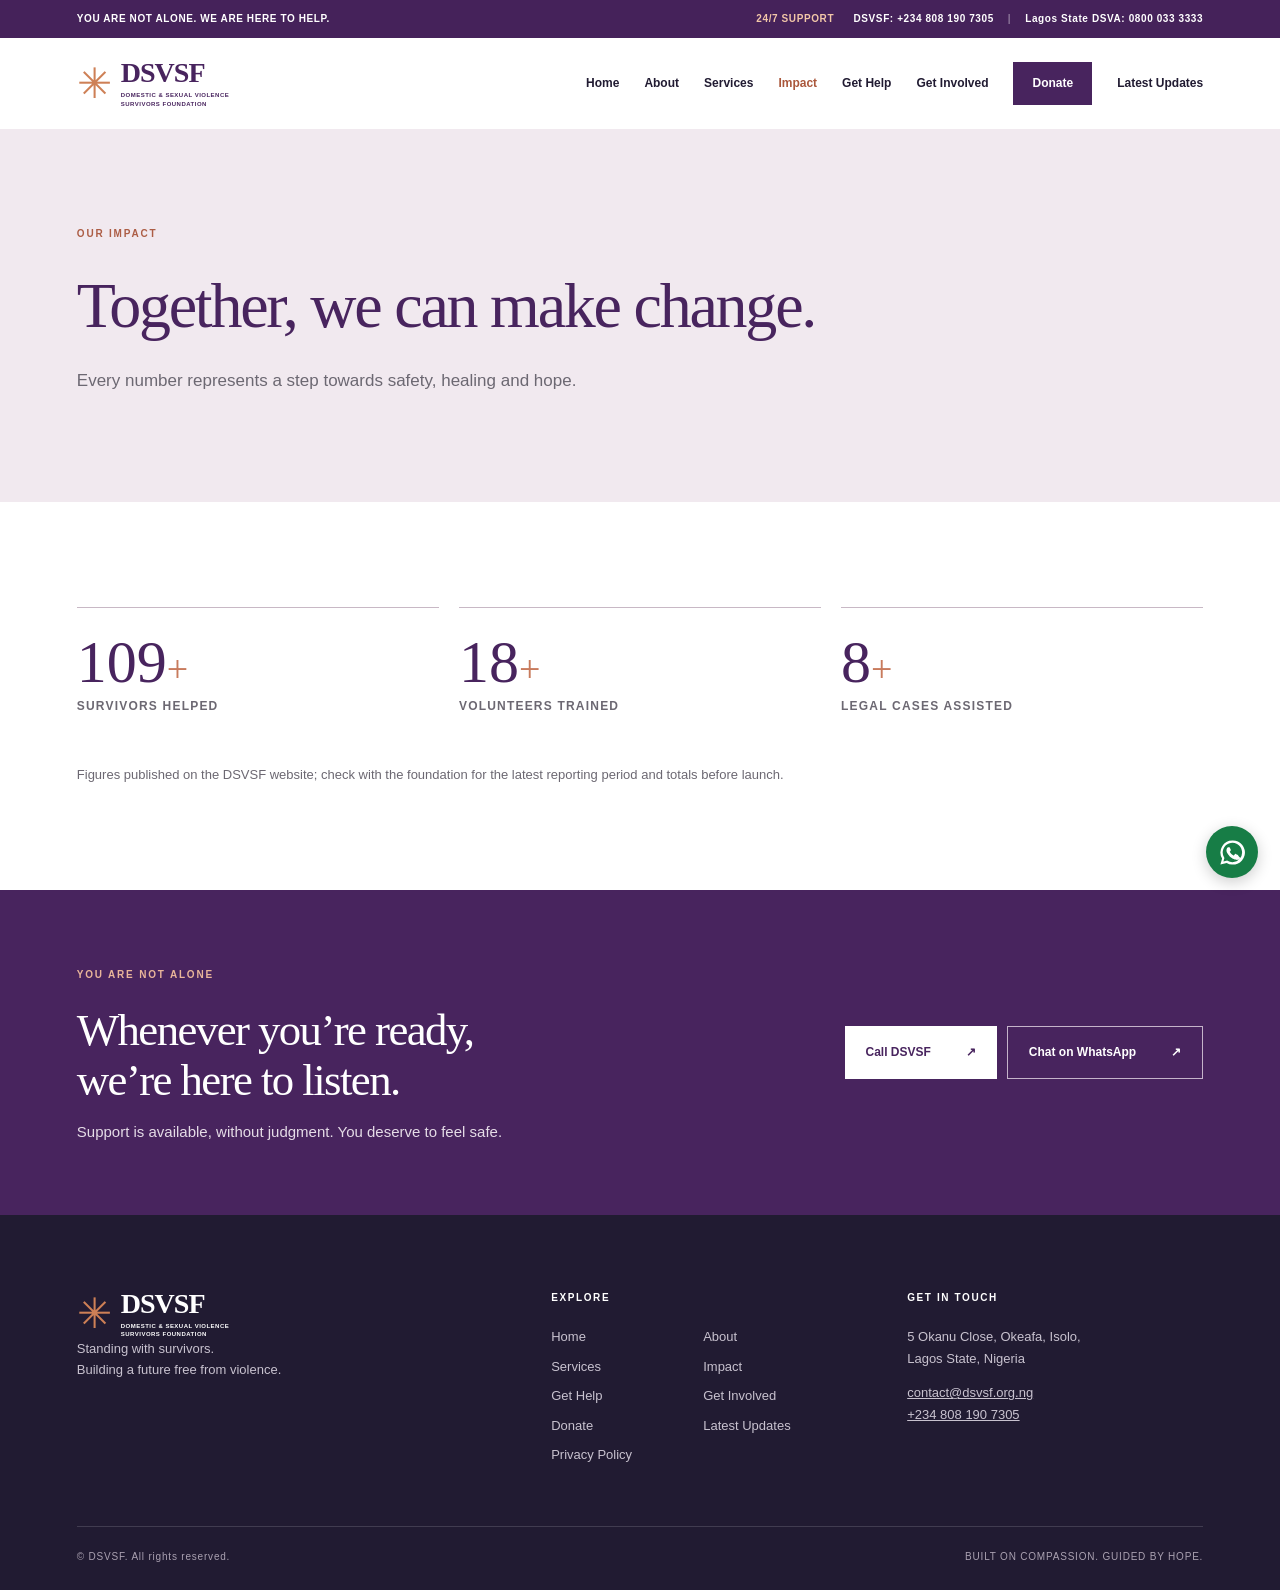
<file: impact.html>
<!doctype html><html lang="en"><head><meta charset="utf-8"><meta name="viewport" content="width=device-width, initial-scale=1"><meta name="description" content="DSVSF supports survivors of domestic and sexual violence in Nigeria."><title>Impact | DSVSF</title><link rel="stylesheet" href="assets/style.css"><script src="assets/main.js" defer></script></head><body><a class="skip-link" href="#main">Skip to main content</a><div class="topbar"><div class="wrap topbar-inner"><span>YOU ARE NOT ALONE. WE ARE HERE TO HELP.</span><div><span>24/7 SUPPORT</span> <a href="tel:+2348081907305">DSVSF: +234 808 190 7305</a><b>|</b><a href="tel:08000333333">Lagos State DSVA: 0800 033 3333</a></div></div></div><header class="site-header"><div class="wrap header-inner"><a class="brand" href="index.html" aria-label="DSVSF home"><span class="brand-mark" aria-hidden="true">✳</span><span><strong>DSVSF</strong><small>DOMESTIC & SEXUAL VIOLENCE<br>SURVIVORS FOUNDATION</small></span></a><button class="menu-toggle" aria-expanded="false" aria-controls="site-nav">Menu <span aria-hidden="true">☰</span></button><nav id="site-nav" aria-label="Main navigation"><a href="index.html">Home</a><a href="about.html">About</a><a href="services.html">Services</a><a href="impact.html" aria-current="page">Impact</a><a href="get-help.html">Get Help</a><a href="get-involved.html">Get Involved</a><a href="donate.html">Donate</a><a href="updates.html">Latest Updates</a></nav></div></header><main id="main"><section class="page-intro"><div class="wrap"><span class="eyebrow">OUR IMPACT</span><h1>Together, we can make change.</h1><p>Every number represents a step towards safety, healing and hope.</p></div></section><section class="section"><div class="wrap"><div class="stats"><div><strong>109<span>+</span></strong><p>Survivors helped</p></div><div><strong>18<span>+</span></strong><p>Volunteers trained</p></div><div><strong>8<span>+</span></strong><p>Legal cases assisted</p></div></div><p class="section-note">Figures published on the DSVSF website; check with the foundation for the latest reporting period and totals before launch.</p></div></section><section class="help-band"><div class="wrap help-inner"><div><span class="eyebrow light">YOU ARE NOT ALONE</span><h2>Whenever you’re ready,<br>we’re here to listen.</h2><p>Support is available, without judgment. You deserve to feel safe.</p></div><div class="help-actions"><a class="button button-light" href="tel:+2348081907305">Call DSVSF <span>↗</span></a><a class="button button-outline-light" href="https://wa.me/2348081907305" target="_blank" rel="noopener noreferrer">Chat on WhatsApp <span>↗</span><span class="sr-only"> (opens in a new tab)</span></a></div></div></section></main><footer><div class="wrap"><div class="footer-grid"><div><a class="brand footer-brand" href="index.html"><span class="brand-mark" aria-hidden="true">✳</span><span><strong>DSVSF</strong><small>DOMESTIC & SEXUAL VIOLENCE<br>SURVIVORS FOUNDATION</small></span></a><p>Standing with survivors.<br>Building a future free from violence.</p></div><div><h3>EXPLORE</h3><div class="footer-links"><a href="index.html">Home</a><a href="about.html">About</a><a href="services.html">Services</a><a href="impact.html">Impact</a><a href="get-help.html">Get Help</a><a href="get-involved.html">Get Involved</a><a href="donate.html">Donate</a><a href="updates.html">Latest Updates</a><a href="privacy.html">Privacy Policy</a></div></div><div><h3>GET IN TOUCH</h3><p>5 Okanu Close, Okeafa, Isolo,<br>Lagos State, Nigeria</p><p><a href="mailto:contact@dsvsf.org.ng">contact@dsvsf.org.ng</a><br><a href="tel:+2348081907305">+234 808 190 7305</a></p></div></div><div class="footer-bottom"><span>© DSVSF. All rights reserved.</span><span>BUILT ON COMPASSION. GUIDED BY HOPE.</span></div></div></footer><a class="whatsapp" href="https://wa.me/2348081907305" target="_blank" rel="noopener noreferrer" aria-label="Chat with DSVSF on WhatsApp (opens in a new tab)"><svg viewBox="0 0 24 24" aria-hidden="true"><path fill="currentColor" d="M12 2a9.9 9.9 0 0 0-8.6 14.9L2 22l5.2-1.4A10 10 0 1 0 12 2Zm0 18a8 8 0 0 1-4.1-1.1l-.3-.2-3.1.8.8-3-.2-.3A8 8 0 1 1 12 20Zm4.4-6c-.2-.1-1.4-.7-1.7-.8-.2-.1-.4-.1-.6.1l-.8 1c-.1.2-.3.2-.5.1-1.3-.6-2.3-1.5-3-2.8-.2-.3 0-.4.1-.5l.5-.6.2-.4c.1-.1 0-.3 0-.4L9.8 8c-.2-.5-.4-.4-.6-.4h-.5c-.2 0-.5.1-.7.3-.3.3-1 1-1 2.4s1 2.7 1.2 2.9c.1.2 2 3.1 4.8 4.2 1.8.8 2.5.8 3.4.7.5-.1 1.4-.6 1.6-1.1.2-.5.2-.9.1-1-.1-.1-.3-.2-.5-.3Z"/></svg></a></body></html>
</file>
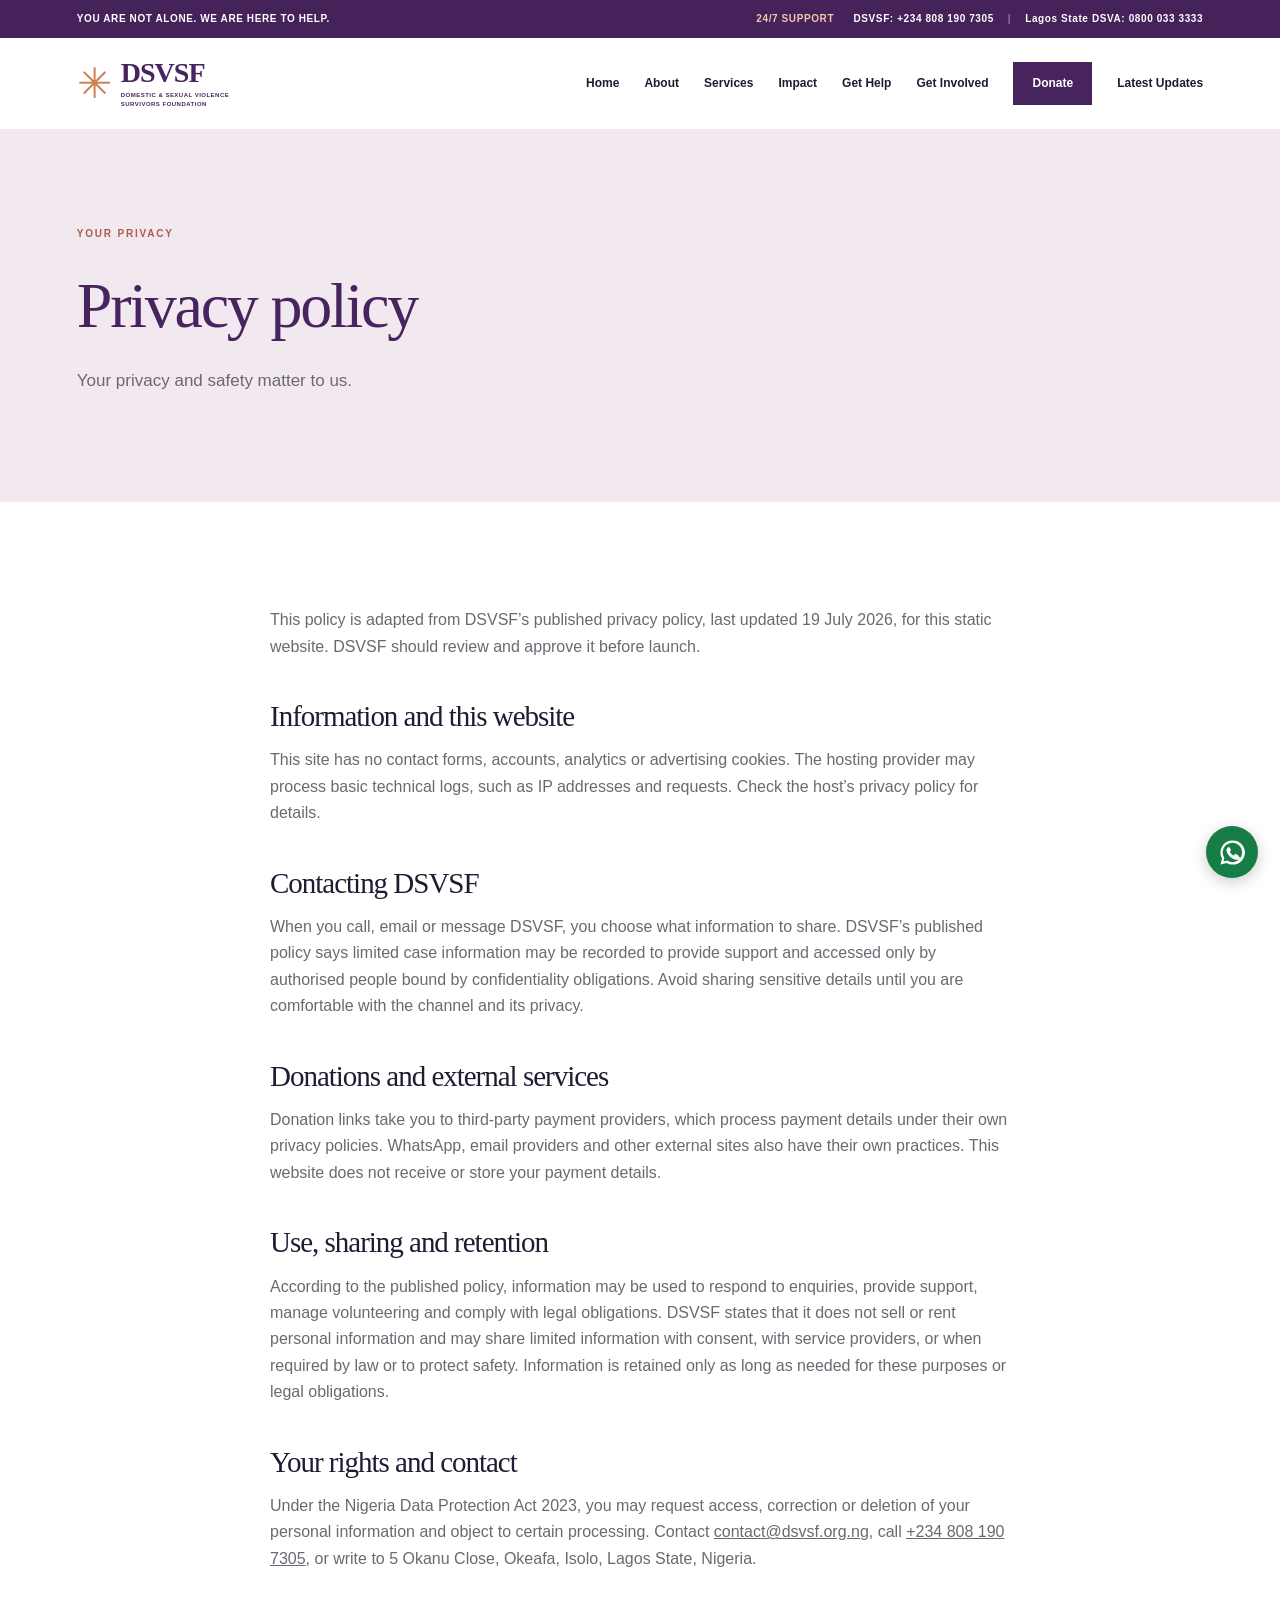
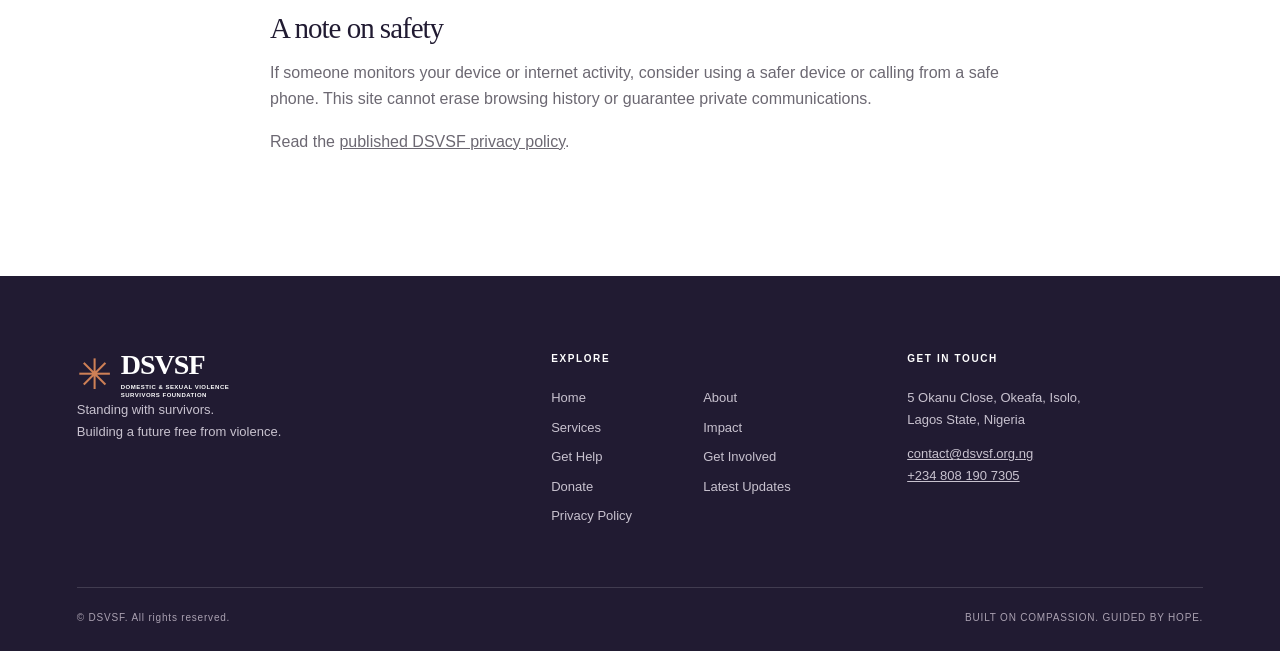
<file: privacy.html>
<!doctype html><html lang="en"><head><meta charset="utf-8"><meta name="viewport" content="width=device-width, initial-scale=1"><meta name="description" content="DSVSF supports survivors of domestic and sexual violence in Nigeria."><title>Privacy Policy | DSVSF</title><link rel="stylesheet" href="assets/style.css"><script src="assets/main.js" defer></script></head><body><a class="skip-link" href="#main">Skip to main content</a><div class="topbar"><div class="wrap topbar-inner"><span>YOU ARE NOT ALONE. WE ARE HERE TO HELP.</span><div><span>24/7 SUPPORT</span> <a href="tel:+2348081907305">DSVSF: +234 808 190 7305</a><b>|</b><a href="tel:08000333333">Lagos State DSVA: 0800 033 3333</a></div></div></div><header class="site-header"><div class="wrap header-inner"><a class="brand" href="index.html" aria-label="DSVSF home"><span class="brand-mark" aria-hidden="true">✳</span><span><strong>DSVSF</strong><small>DOMESTIC & SEXUAL VIOLENCE<br>SURVIVORS FOUNDATION</small></span></a><button class="menu-toggle" aria-expanded="false" aria-controls="site-nav">Menu <span aria-hidden="true">☰</span></button><nav id="site-nav" aria-label="Main navigation"><a href="index.html">Home</a><a href="about.html">About</a><a href="services.html">Services</a><a href="impact.html">Impact</a><a href="get-help.html">Get Help</a><a href="get-involved.html">Get Involved</a><a href="donate.html">Donate</a><a href="updates.html">Latest Updates</a></nav></div></header><main id="main"><section class="page-intro"><div class="wrap"><span class="eyebrow">YOUR PRIVACY</span><h1>Privacy policy</h1><p>Your privacy and safety matter to us.</p></div></section><section class="section"><div class="wrap prose privacy"><p>This policy is adapted from DSVSF’s published privacy policy, last updated 19 July 2026, for this static website. DSVSF should review and approve it before launch.</p><h2>Information and this website</h2><p>This site has no contact forms, accounts, analytics or advertising cookies. The hosting provider may process basic technical logs, such as IP addresses and requests. Check the host’s privacy policy for details.</p><h2>Contacting DSVSF</h2><p>When you call, email or message DSVSF, you choose what information to share. DSVSF’s published policy says limited case information may be recorded to provide support and accessed only by authorised people bound by confidentiality obligations. Avoid sharing sensitive details until you are comfortable with the channel and its privacy.</p><h2>Donations and external services</h2><p>Donation links take you to third-party payment providers, which process payment details under their own privacy policies. WhatsApp, email providers and other external sites also have their own practices. This website does not receive or store your payment details.</p><h2>Use, sharing and retention</h2><p>According to the published policy, information may be used to respond to enquiries, provide support, manage volunteering and comply with legal obligations. DSVSF states that it does not sell or rent personal information and may share limited information with consent, with service providers, or when required by law or to protect safety. Information is retained only as long as needed for these purposes or legal obligations.</p><h2>Your rights and contact</h2><p>Under the Nigeria Data Protection Act 2023, you may request access, correction or deletion of your personal information and object to certain processing. Contact <a href="mailto:contact@dsvsf.org.ng">contact@dsvsf.org.ng</a>, call <a href="tel:+2348081907305">+234 808 190 7305</a>, or write to 5 Okanu Close, Okeafa, Isolo, Lagos State, Nigeria.</p><h2>A note on safety</h2><p>If someone monitors your device or internet activity, consider using a safer device or calling from a safe phone. This site cannot erase browsing history or guarantee private communications.</p><p>Read the <a href="https://dsvsf.org.ng/privacy-policy.html">published DSVSF privacy policy</a>.</p></div></section></main><footer><div class="wrap"><div class="footer-grid"><div><a class="brand footer-brand" href="index.html"><span class="brand-mark" aria-hidden="true">✳</span><span><strong>DSVSF</strong><small>DOMESTIC & SEXUAL VIOLENCE<br>SURVIVORS FOUNDATION</small></span></a><p>Standing with survivors.<br>Building a future free from violence.</p></div><div><h3>EXPLORE</h3><div class="footer-links"><a href="index.html">Home</a><a href="about.html">About</a><a href="services.html">Services</a><a href="impact.html">Impact</a><a href="get-help.html">Get Help</a><a href="get-involved.html">Get Involved</a><a href="donate.html">Donate</a><a href="updates.html">Latest Updates</a><a href="privacy.html">Privacy Policy</a></div></div><div><h3>GET IN TOUCH</h3><p>5 Okanu Close, Okeafa, Isolo,<br>Lagos State, Nigeria</p><p><a href="mailto:contact@dsvsf.org.ng">contact@dsvsf.org.ng</a><br><a href="tel:+2348081907305">+234 808 190 7305</a></p></div></div><div class="footer-bottom"><span>© DSVSF. All rights reserved.</span><span>BUILT ON COMPASSION. GUIDED BY HOPE.</span></div></div></footer><a class="whatsapp" href="https://wa.me/2348081907305" target="_blank" rel="noopener noreferrer" aria-label="Chat with DSVSF on WhatsApp (opens in a new tab)"><svg viewBox="0 0 24 24" aria-hidden="true"><path fill="currentColor" d="M12 2a9.9 9.9 0 0 0-8.6 14.9L2 22l5.2-1.4A10 10 0 1 0 12 2Zm0 18a8 8 0 0 1-4.1-1.1l-.3-.2-3.1.8.8-3-.2-.3A8 8 0 1 1 12 20Zm4.4-6c-.2-.1-1.4-.7-1.7-.8-.2-.1-.4-.1-.6.1l-.8 1c-.1.2-.3.2-.5.1-1.3-.6-2.3-1.5-3-2.8-.2-.3 0-.4.1-.5l.5-.6.2-.4c.1-.1 0-.3 0-.4L9.8 8c-.2-.5-.4-.4-.6-.4h-.5c-.2 0-.5.1-.7.3-.3.3-1 1-1 2.4s1 2.7 1.2 2.9c.1.2 2 3.1 4.8 4.2 1.8.8 2.5.8 3.4.7.5-.1 1.4-.6 1.6-1.1.2-.5.2-.9.1-1-.1-.1-.3-.2-.5-.3Z"/></svg></a></body></html>
</file>
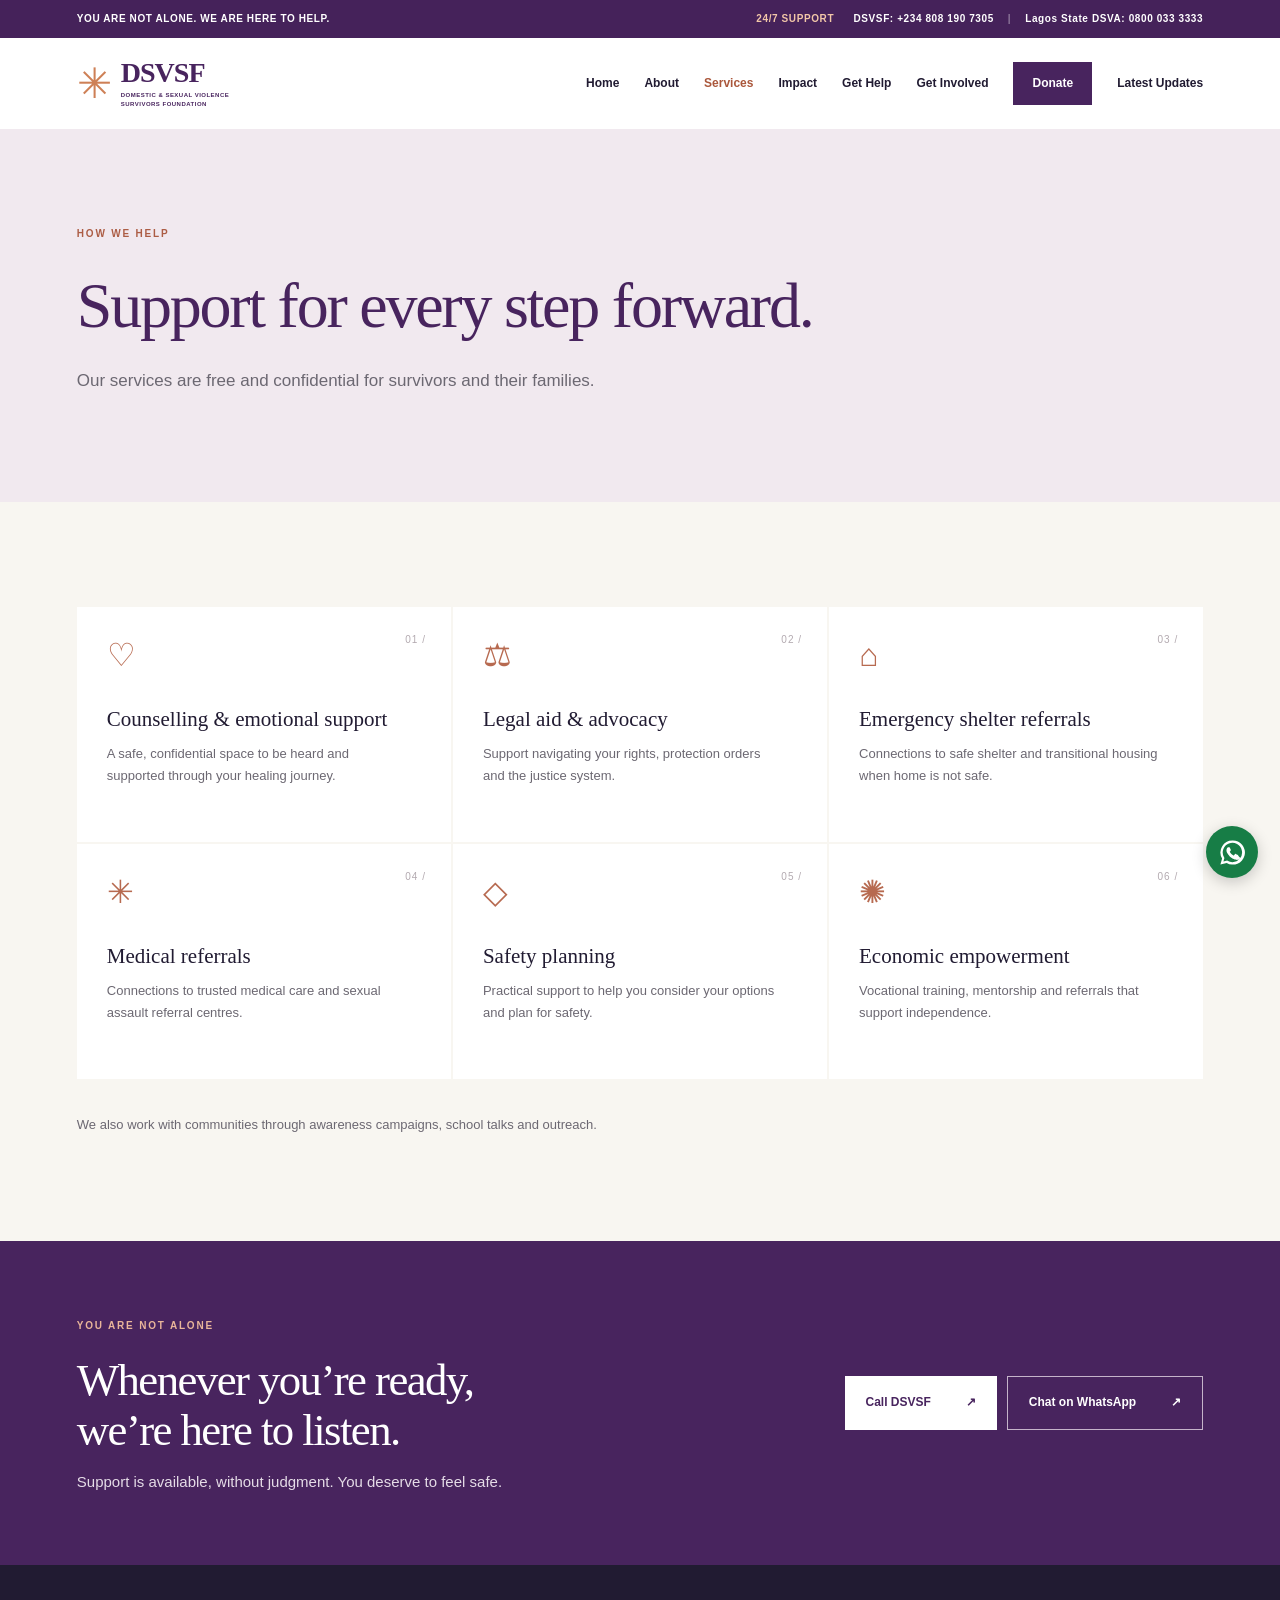
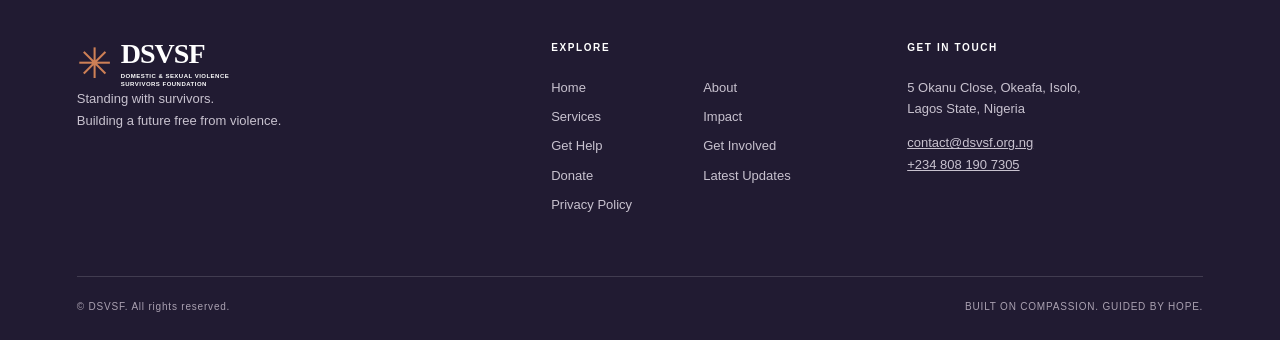
<file: services.html>
<!doctype html><html lang="en"><head><meta charset="utf-8"><meta name="viewport" content="width=device-width, initial-scale=1"><meta name="description" content="DSVSF supports survivors of domestic and sexual violence in Nigeria."><title>Services | DSVSF</title><link rel="stylesheet" href="assets/style.css"><script src="assets/main.js" defer></script></head><body><a class="skip-link" href="#main">Skip to main content</a><div class="topbar"><div class="wrap topbar-inner"><span>YOU ARE NOT ALONE. WE ARE HERE TO HELP.</span><div><span>24/7 SUPPORT</span> <a href="tel:+2348081907305">DSVSF: +234 808 190 7305</a><b>|</b><a href="tel:08000333333">Lagos State DSVA: 0800 033 3333</a></div></div></div><header class="site-header"><div class="wrap header-inner"><a class="brand" href="index.html" aria-label="DSVSF home"><span class="brand-mark" aria-hidden="true">✳</span><span><strong>DSVSF</strong><small>DOMESTIC & SEXUAL VIOLENCE<br>SURVIVORS FOUNDATION</small></span></a><button class="menu-toggle" aria-expanded="false" aria-controls="site-nav">Menu <span aria-hidden="true">☰</span></button><nav id="site-nav" aria-label="Main navigation"><a href="index.html">Home</a><a href="about.html">About</a><a href="services.html" aria-current="page">Services</a><a href="impact.html">Impact</a><a href="get-help.html">Get Help</a><a href="get-involved.html">Get Involved</a><a href="donate.html">Donate</a><a href="updates.html">Latest Updates</a></nav></div></header><main id="main"><section class="page-intro"><div class="wrap"><span class="eyebrow">HOW WE HELP</span><h1>Support for every step forward.</h1><p>Our services are free and confidential for survivors and their families.</p></div></section><section class="section services-section"><div class="wrap"><div class="service-grid"><article class="service-card"><span class="card-number">01 /</span><div class="card-icon" aria-hidden="true">♡</div><h3>Counselling & emotional support</h3><p>A safe, confidential space to be heard and supported through your healing journey.</p></article><article class="service-card"><span class="card-number">02 /</span><div class="card-icon" aria-hidden="true">⚖</div><h3>Legal aid & advocacy</h3><p>Support navigating your rights, protection orders and the justice system.</p></article><article class="service-card"><span class="card-number">03 /</span><div class="card-icon" aria-hidden="true">⌂</div><h3>Emergency shelter referrals</h3><p>Connections to safe shelter and transitional housing when home is not safe.</p></article><article class="service-card"><span class="card-number">04 /</span><div class="card-icon" aria-hidden="true">✳</div><h3>Medical referrals</h3><p>Connections to trusted medical care and sexual assault referral centres.</p></article><article class="service-card"><span class="card-number">05 /</span><div class="card-icon" aria-hidden="true">◇</div><h3>Safety planning</h3><p>Practical support to help you consider your options and plan for safety.</p></article><article class="service-card"><span class="card-number">06 /</span><div class="card-icon" aria-hidden="true">✺</div><h3>Economic empowerment</h3><p>Vocational training, mentorship and referrals that support independence.</p></article></div><p class="section-note">We also work with communities through awareness campaigns, school talks and outreach.</p></div></section><section class="help-band"><div class="wrap help-inner"><div><span class="eyebrow light">YOU ARE NOT ALONE</span><h2>Whenever you’re ready,<br>we’re here to listen.</h2><p>Support is available, without judgment. You deserve to feel safe.</p></div><div class="help-actions"><a class="button button-light" href="tel:+2348081907305">Call DSVSF <span>↗</span></a><a class="button button-outline-light" href="https://wa.me/2348081907305" target="_blank" rel="noopener noreferrer">Chat on WhatsApp <span>↗</span><span class="sr-only"> (opens in a new tab)</span></a></div></div></section></main><footer><div class="wrap"><div class="footer-grid"><div><a class="brand footer-brand" href="index.html"><span class="brand-mark" aria-hidden="true">✳</span><span><strong>DSVSF</strong><small>DOMESTIC & SEXUAL VIOLENCE<br>SURVIVORS FOUNDATION</small></span></a><p>Standing with survivors.<br>Building a future free from violence.</p></div><div><h3>EXPLORE</h3><div class="footer-links"><a href="index.html">Home</a><a href="about.html">About</a><a href="services.html">Services</a><a href="impact.html">Impact</a><a href="get-help.html">Get Help</a><a href="get-involved.html">Get Involved</a><a href="donate.html">Donate</a><a href="updates.html">Latest Updates</a><a href="privacy.html">Privacy Policy</a></div></div><div><h3>GET IN TOUCH</h3><p>5 Okanu Close, Okeafa, Isolo,<br>Lagos State, Nigeria</p><p><a href="mailto:contact@dsvsf.org.ng">contact@dsvsf.org.ng</a><br><a href="tel:+2348081907305">+234 808 190 7305</a></p></div></div><div class="footer-bottom"><span>© DSVSF. All rights reserved.</span><span>BUILT ON COMPASSION. GUIDED BY HOPE.</span></div></div></footer><a class="whatsapp" href="https://wa.me/2348081907305" target="_blank" rel="noopener noreferrer" aria-label="Chat with DSVSF on WhatsApp (opens in a new tab)"><svg viewBox="0 0 24 24" aria-hidden="true"><path fill="currentColor" d="M12 2a9.9 9.9 0 0 0-8.6 14.9L2 22l5.2-1.4A10 10 0 1 0 12 2Zm0 18a8 8 0 0 1-4.1-1.1l-.3-.2-3.1.8.8-3-.2-.3A8 8 0 1 1 12 20Zm4.4-6c-.2-.1-1.4-.7-1.7-.8-.2-.1-.4-.1-.6.1l-.8 1c-.1.2-.3.2-.5.1-1.3-.6-2.3-1.5-3-2.8-.2-.3 0-.4.1-.5l.5-.6.2-.4c.1-.1 0-.3 0-.4L9.8 8c-.2-.5-.4-.4-.6-.4h-.5c-.2 0-.5.1-.7.3-.3.3-1 1-1 2.4s1 2.7 1.2 2.9c.1.2 2 3.1 4.8 4.2 1.8.8 2.5.8 3.4.7.5-.1 1.4-.6 1.6-1.1.2-.5.2-.9.1-1-.1-.1-.3-.2-.5-.3Z"/></svg></a></body></html>
</file>
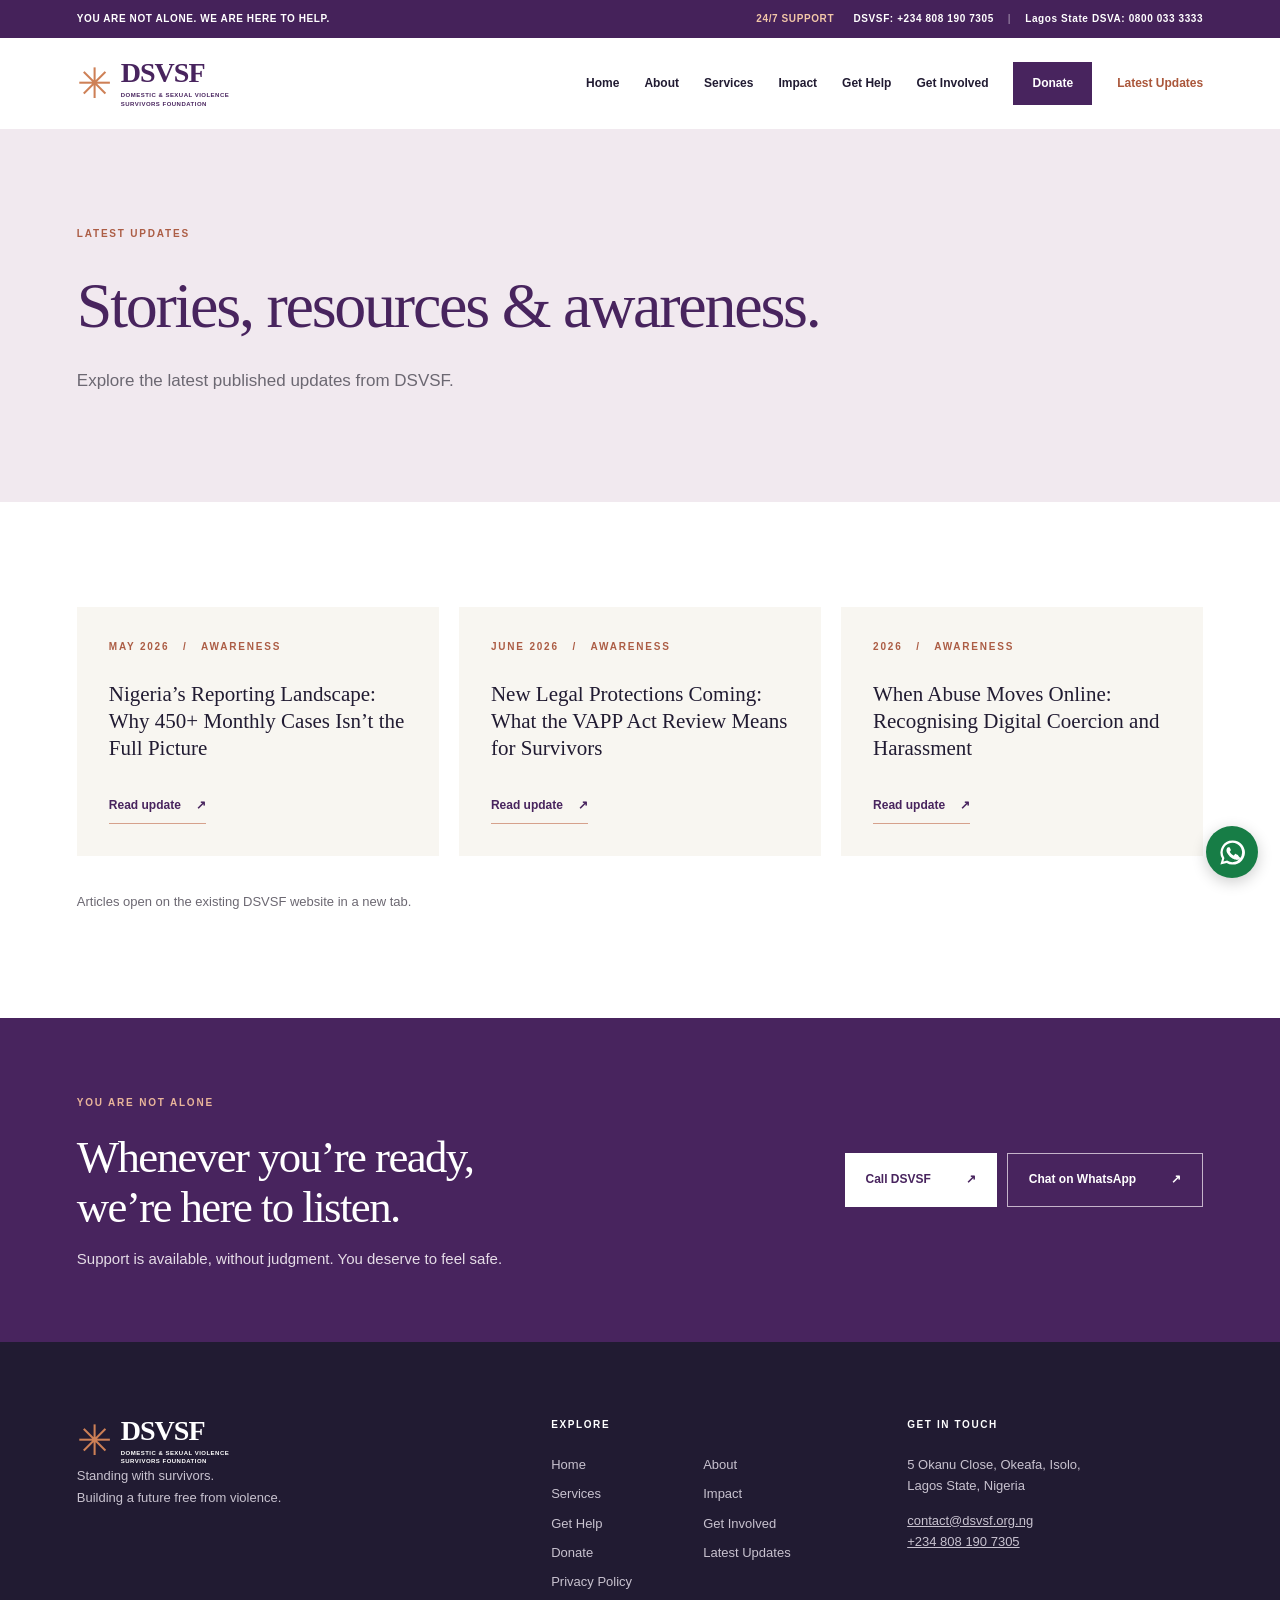
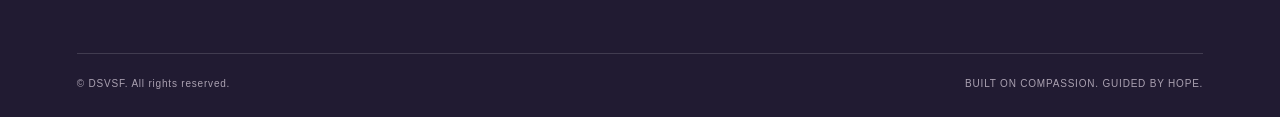
<file: updates.html>
<!doctype html><html lang="en"><head><meta charset="utf-8"><meta name="viewport" content="width=device-width, initial-scale=1"><meta name="description" content="DSVSF supports survivors of domestic and sexual violence in Nigeria."><title>Latest Updates | DSVSF</title><link rel="stylesheet" href="assets/style.css"><script src="assets/main.js" defer></script></head><body><a class="skip-link" href="#main">Skip to main content</a><div class="topbar"><div class="wrap topbar-inner"><span>YOU ARE NOT ALONE. WE ARE HERE TO HELP.</span><div><span>24/7 SUPPORT</span> <a href="tel:+2348081907305">DSVSF: +234 808 190 7305</a><b>|</b><a href="tel:08000333333">Lagos State DSVA: 0800 033 3333</a></div></div></div><header class="site-header"><div class="wrap header-inner"><a class="brand" href="index.html" aria-label="DSVSF home"><span class="brand-mark" aria-hidden="true">✳</span><span><strong>DSVSF</strong><small>DOMESTIC & SEXUAL VIOLENCE<br>SURVIVORS FOUNDATION</small></span></a><button class="menu-toggle" aria-expanded="false" aria-controls="site-nav">Menu <span aria-hidden="true">☰</span></button><nav id="site-nav" aria-label="Main navigation"><a href="index.html">Home</a><a href="about.html">About</a><a href="services.html">Services</a><a href="impact.html">Impact</a><a href="get-help.html">Get Help</a><a href="get-involved.html">Get Involved</a><a href="donate.html">Donate</a><a href="updates.html" aria-current="page">Latest Updates</a></nav></div></header><main id="main"><section class="page-intro"><div class="wrap"><span class="eyebrow">LATEST UPDATES</span><h1>Stories, resources & awareness.</h1><p>Explore the latest published updates from DSVSF.</p></div></section><section class="section"><div class="wrap"><div class="updates-grid"><article class="update-card"><span class="eyebrow">MAY 2026 &nbsp; / &nbsp; AWARENESS</span><h3>Nigeria’s Reporting Landscape: Why 450+ Monthly Cases Isn’t the Full Picture</h3><a class="text-link" href="https://dsvsf.org.ng/article-1-reporting-landscape.html" target="_blank" rel="noopener noreferrer">Read update <span aria-hidden="true">↗</span><span class="sr-only"> (opens in a new tab)</span></a></article><article class="update-card"><span class="eyebrow">JUNE 2026 &nbsp; / &nbsp; AWARENESS</span><h3>New Legal Protections Coming: What the VAPP Act Review Means for Survivors</h3><a class="text-link" href="https://dsvsf.org.ng/article-2-vapp-act-review.html" target="_blank" rel="noopener noreferrer">Read update <span aria-hidden="true">↗</span><span class="sr-only"> (opens in a new tab)</span></a></article><article class="update-card"><span class="eyebrow">2026 &nbsp; / &nbsp; AWARENESS</span><h3>When Abuse Moves Online: Recognising Digital Coercion and Harassment</h3><a class="text-link" href="https://dsvsf.org.ng/article-3-digital-coercion.html" target="_blank" rel="noopener noreferrer">Read update <span aria-hidden="true">↗</span><span class="sr-only"> (opens in a new tab)</span></a></article></div><p class="section-note">Articles open on the existing DSVSF website in a new tab.</p></div></section><section class="help-band"><div class="wrap help-inner"><div><span class="eyebrow light">YOU ARE NOT ALONE</span><h2>Whenever you’re ready,<br>we’re here to listen.</h2><p>Support is available, without judgment. You deserve to feel safe.</p></div><div class="help-actions"><a class="button button-light" href="tel:+2348081907305">Call DSVSF <span>↗</span></a><a class="button button-outline-light" href="https://wa.me/2348081907305" target="_blank" rel="noopener noreferrer">Chat on WhatsApp <span>↗</span><span class="sr-only"> (opens in a new tab)</span></a></div></div></section></main><footer><div class="wrap"><div class="footer-grid"><div><a class="brand footer-brand" href="index.html"><span class="brand-mark" aria-hidden="true">✳</span><span><strong>DSVSF</strong><small>DOMESTIC & SEXUAL VIOLENCE<br>SURVIVORS FOUNDATION</small></span></a><p>Standing with survivors.<br>Building a future free from violence.</p></div><div><h3>EXPLORE</h3><div class="footer-links"><a href="index.html">Home</a><a href="about.html">About</a><a href="services.html">Services</a><a href="impact.html">Impact</a><a href="get-help.html">Get Help</a><a href="get-involved.html">Get Involved</a><a href="donate.html">Donate</a><a href="updates.html">Latest Updates</a><a href="privacy.html">Privacy Policy</a></div></div><div><h3>GET IN TOUCH</h3><p>5 Okanu Close, Okeafa, Isolo,<br>Lagos State, Nigeria</p><p><a href="mailto:contact@dsvsf.org.ng">contact@dsvsf.org.ng</a><br><a href="tel:+2348081907305">+234 808 190 7305</a></p></div></div><div class="footer-bottom"><span>© DSVSF. All rights reserved.</span><span>BUILT ON COMPASSION. GUIDED BY HOPE.</span></div></div></footer><a class="whatsapp" href="https://wa.me/2348081907305" target="_blank" rel="noopener noreferrer" aria-label="Chat with DSVSF on WhatsApp (opens in a new tab)"><svg viewBox="0 0 24 24" aria-hidden="true"><path fill="currentColor" d="M12 2a9.9 9.9 0 0 0-8.6 14.9L2 22l5.2-1.4A10 10 0 1 0 12 2Zm0 18a8 8 0 0 1-4.1-1.1l-.3-.2-3.1.8.8-3-.2-.3A8 8 0 1 1 12 20Zm4.4-6c-.2-.1-1.4-.7-1.7-.8-.2-.1-.4-.1-.6.1l-.8 1c-.1.2-.3.2-.5.1-1.3-.6-2.3-1.5-3-2.8-.2-.3 0-.4.1-.5l.5-.6.2-.4c.1-.1 0-.3 0-.4L9.8 8c-.2-.5-.4-.4-.6-.4h-.5c-.2 0-.5.1-.7.3-.3.3-1 1-1 2.4s1 2.7 1.2 2.9c.1.2 2 3.1 4.8 4.2 1.8.8 2.5.8 3.4.7.5-.1 1.4-.6 1.6-1.1.2-.5.2-.9.1-1-.1-.1-.3-.2-.5-.3Z"/></svg></a></body></html>
</file>
<file: assets/style.css>
:root{--purple:#48245e;--navy:#211b32;--cream:#f8f6f1;--orange:#da7951;--muted:#696775}*{box-sizing:border-box}html{scroll-behavior:smooth}body{margin:0;color:var(--navy);font-family:Arial,Helvetica,sans-serif;line-height:1.65}a{color:inherit}a:focus-visible,button:focus-visible{outline:3px solid #e58e5f;outline-offset:4px}.wrap{width:min(1320px,88%);margin:auto}.skip-link{position:absolute;top:-100px;left:1rem;background:white;padding:.7rem;z-index:100}.skip-link:focus{top:1rem}.sr-only{position:absolute;width:1px;height:1px;padding:0;margin:-1px;overflow:hidden;clip:rect(0,0,0,0);white-space:nowrap;border:0}.topbar{background:#45225a;color:#fff;font-size:10px;letter-spacing:.06em;font-weight:700}.topbar-inner{min-height:38px;display:flex;align-items:center;justify-content:space-between;gap:1rem}.topbar a{text-decoration:none}.topbar b{padding:0 14px;opacity:.4}.topbar-inner div>span{color:#f2c7a8;margin-right:16px}.site-header{background:white}.header-inner{height:91px;display:flex;align-items:center;justify-content:space-between;gap:30px}.brand{display:inline-flex;align-items:center;gap:9px;text-decoration:none;color:var(--purple);line-height:1}.brand-mark{font-size:42px;color:#ce8056}.brand strong{font-family:Georgia,serif;font-size:28px;letter-spacing:-1px;display:block}.brand small{font-size:6px;line-height:1.35;letter-spacing:.08em;font-weight:700;display:block;margin-top:4px}nav{display:flex;align-items:center;gap:25px}nav a{font-size:12px;font-weight:700;text-decoration:none;white-space:nowrap}nav a:hover,nav a[aria-current=page]{color:#aa573b}nav a[href="donate.html"]{background:var(--purple);color:white;padding:12px 19px}nav a[href="donate.html"]:hover{background:#69377d}.menu-toggle{display:none}.hero{height:600px;position:relative;color:white;overflow:hidden;background:#343046}.hero-image,.hero-overlay{position:absolute;inset:0}.hero-image{background:url('community.png') center 48%/cover no-repeat}.hero-overlay{background:linear-gradient(90deg,rgba(28,20,39,.92) 0%,rgba(34,23,45,.77) 38%,rgba(34,23,45,.16) 100%)}.hero-content{position:relative;padding-top:115px}.hero-kicker,.eyebrow{font-size:10px;font-weight:700;letter-spacing:.18em;color:#ac5d45}.hero-kicker{color:#fff}.hero-kicker span{display:inline-block;width:8px;height:8px;border-radius:50%;background:#e99668;margin-right:10px}h1,h2,h3,p{margin-top:0}h1,h2{font-family:Georgia,'Times New Roman',serif;font-weight:400;letter-spacing:-.035em;line-height:1.12}h1{font-size:clamp(42px,5vw,70px);margin:25px 0}h1 em,h2 em{font-weight:400;color:#d38868}h1 em{color:#efb392}.hero-content p{max-width:520px;color:#f3eee9;font-size:16px;line-height:1.8}.actions{display:flex;gap:12px;flex-wrap:wrap;margin-top:30px}.button{display:inline-flex;align-items:center;justify-content:space-between;gap:35px;background:#d17a54;color:#fff;text-decoration:none;font-size:12px;font-weight:700;padding:16px 21px;min-height:50px}.button:hover{background:#ae5939}.button-ghost{background:transparent;border:1px solid #ffffffa0}.button-ghost:hover{background:#ffffff22}.hero-bottom{position:absolute;bottom:24px;left:6%;display:flex;justify-content:space-between;font-size:9px;letter-spacing:.18em;color:#eee}.section{padding:105px 0}.two-col{display:grid;grid-template-columns:1fr 1fr;gap:10%}.eyebrow i{display:inline-block;vertical-align:middle;width:38px;height:1px;background:#c67b5d;margin-left:12px}h2{font-size:clamp(35px,3.5vw,49px);margin:18px 0 0}p{color:#6c6872;font-size:15px}.intro-copy{max-width:560px}.intro-copy p{font-size:16px}.text-link{display:inline-block;text-decoration:none;color:var(--purple);font-size:12px;font-weight:700;border-bottom:1px solid #d6a18c;padding:8px 0}.text-link span{margin-left:12px}.text-link:hover{color:#a9553a}.services-section{background:var(--cream)}.section-head{display:flex;justify-content:space-between;align-items:end;gap:30px;margin-bottom:50px}.section-head>div:last-child{max-width:320px}.section-head>div:last-child p{margin-bottom:8px}.service-grid{display:grid;grid-template-columns:repeat(3,1fr);gap:2px}.service-card{background:white;padding:28px 30px 30px;min-height:235px;position:relative}.card-number{position:absolute;right:25px;top:25px;font-size:10px;letter-spacing:.1em;color:#b3aab0}.card-icon{color:#b76a50;font-family:Georgia,serif;font-size:32px;line-height:1;margin:4px 0 35px}.service-card h3,.update-card h3{font-family:Georgia,serif;font-size:21px;font-weight:400;line-height:1.3;margin-bottom:10px}.service-card p{font-size:13px;margin:0;max-width:300px}.impact-section{background:#f0e9ed}.stats{display:grid;grid-template-columns:repeat(3,1fr);gap:20px}.stats>div{border-top:1px solid #c8b8c5;padding-top:20px}.stats strong{font:normal 60px Georgia,serif;color:var(--purple)}.stats strong span{color:#c87b5d;font-size:38px}.stats p{font-size:12px;font-weight:700;text-transform:uppercase;letter-spacing:.1em}.updates-grid{display:grid;grid-template-columns:repeat(3,1fr);gap:20px}.update-card{background:var(--cream);padding:32px;min-height:220px;display:flex;flex-direction:column;align-items:flex-start}.update-card h3{margin:25px 0;max-width:320px}.update-card .text-link{margin-top:auto}.help-band{background:var(--purple);color:white;padding:70px 0}.help-inner{display:flex;align-items:center;justify-content:space-between;gap:30px}.help-band h2{margin-bottom:15px}.help-band p{color:#e5dce7;margin-bottom:0}.light{color:#e9b59a}.help-actions{display:flex;gap:10px;flex-wrap:wrap}.button-light{background:white;color:var(--purple)}.button-light:hover{background:#eee}.button-outline-light{background:transparent;border:1px solid #c5b4ca}.button-outline-light:hover{background:#ffffff22}footer{background:#211b32;color:#fff;padding:75px 0 25px}footer p,footer a{color:#c8c2cf;font-size:13px}footer a:hover{color:white}.footer-grid{display:grid;grid-template-columns:1.4fr 1fr 1fr;gap:60px}.footer-brand{color:white}.footer-brand strong{color:white}.footer-grid h3{font-size:10px;letter-spacing:.16em;margin:0 0 20px}.footer-links{display:grid;grid-template-columns:1fr 1fr;gap:8px}.footer-links a{text-decoration:none}.footer-bottom{border-top:1px solid #ffffff25;margin-top:60px;padding-top:22px;display:flex;justify-content:space-between;color:#aaa1b1;font-size:10px;letter-spacing:.08em}.whatsapp{position:fixed;bottom:22px;right:22px;width:52px;height:52px;border-radius:50%;background:#177d46;color:white;display:grid;place-items:center;box-shadow:0 4px 15px #0003;z-index:5}.whatsapp svg{width:29px;height:29px}.page-intro{background:#f1e9ef;padding:90px 0}.page-intro h1{max-width:850px;color:var(--purple)}.page-intro p{font-size:17px;max-width:650px}.prose{max-width:740px}.prose p{font-size:16px}.prose h2{font-size:29px;margin:40px 0 15px}.contact-grid{display:grid;grid-template-columns:repeat(3,1fr);gap:35px}.contact-grid article{background:var(--cream);padding:30px}.contact-grid h2{font-size:28px;margin-bottom:20px}.notice{padding:24px 28px;background:#f7e9df;margin-bottom:40px;border-left:4px solid #c57750}.notice p{margin:5px 0 0;color:#453b3a}.safety-note,.section-note{margin:35px 0 0;font-size:13px}.donate-box{max-width:850px;background:var(--cream);padding:60px}.donate-box p{max-width:600px;margin-top:20px}.button-outline{background:transparent;border:1px solid var(--purple);color:var(--purple)}.button-outline:hover{background:#eee5ed}.small{font-size:12px}.privacy{margin-left:auto;margin-right:auto}
@media(max-width:1100px){nav{gap:13px}nav a{font-size:11px}.header-inner{width:94%}}@media(max-width:850px){.topbar-inner>span{display:none}.topbar-inner{justify-content:center;text-align:center}.topbar-inner div>span{display:none}.header-inner{height:75px;width:88%;position:relative}.menu-toggle{display:block;border:1px solid #ddd;background:white;color:var(--purple);padding:10px 14px;font-weight:bold}.menu-toggle span{margin-left:10px}nav{display:none;position:absolute;top:75px;left:-7%;right:-7%;background:white;z-index:10;padding:20px 6%;box-shadow:0 10px 20px #0002;align-items:stretch}nav.open{display:flex;flex-direction:column;gap:0}nav a{padding:10px;font-size:14px}.hero{height:570px}.hero-content{padding-top:100px}.hero-overlay{background:linear-gradient(90deg,rgba(28,20,39,.92),rgba(34,23,45,.45))}.two-col{grid-template-columns:1fr;gap:30px}.section{padding:70px 0}.section-head{align-items:start;flex-direction:column}.service-grid,.updates-grid,.contact-grid{grid-template-columns:repeat(2,1fr)}.help-inner{align-items:start;flex-direction:column}.footer-grid{grid-template-columns:1fr 1fr}.footer-grid>div:first-child{grid-column:1/-1}}@media(max-width:520px){.topbar{font-size:9px}.topbar b{padding:0 5px}.topbar-inner{min-height:44px}.hero{height:590px}.hero-content{padding-top:85px}.hero-content p{font-size:15px}.hero-bottom{font-size:8px}.service-grid,.updates-grid,.contact-grid{grid-template-columns:1fr}.stats{gap:10px}.stats strong{font-size:40px}.stats strong span{font-size:25px}.stats p{font-size:9px}.footer-grid{grid-template-columns:1fr;gap:35px}.footer-grid>div:first-child{grid-column:auto}.footer-bottom{gap:15px;flex-direction:column}.page-intro{padding:65px 0}.donate-box{padding:30px}.help-actions{flex-direction:column;align-items:stretch}}
</file>
